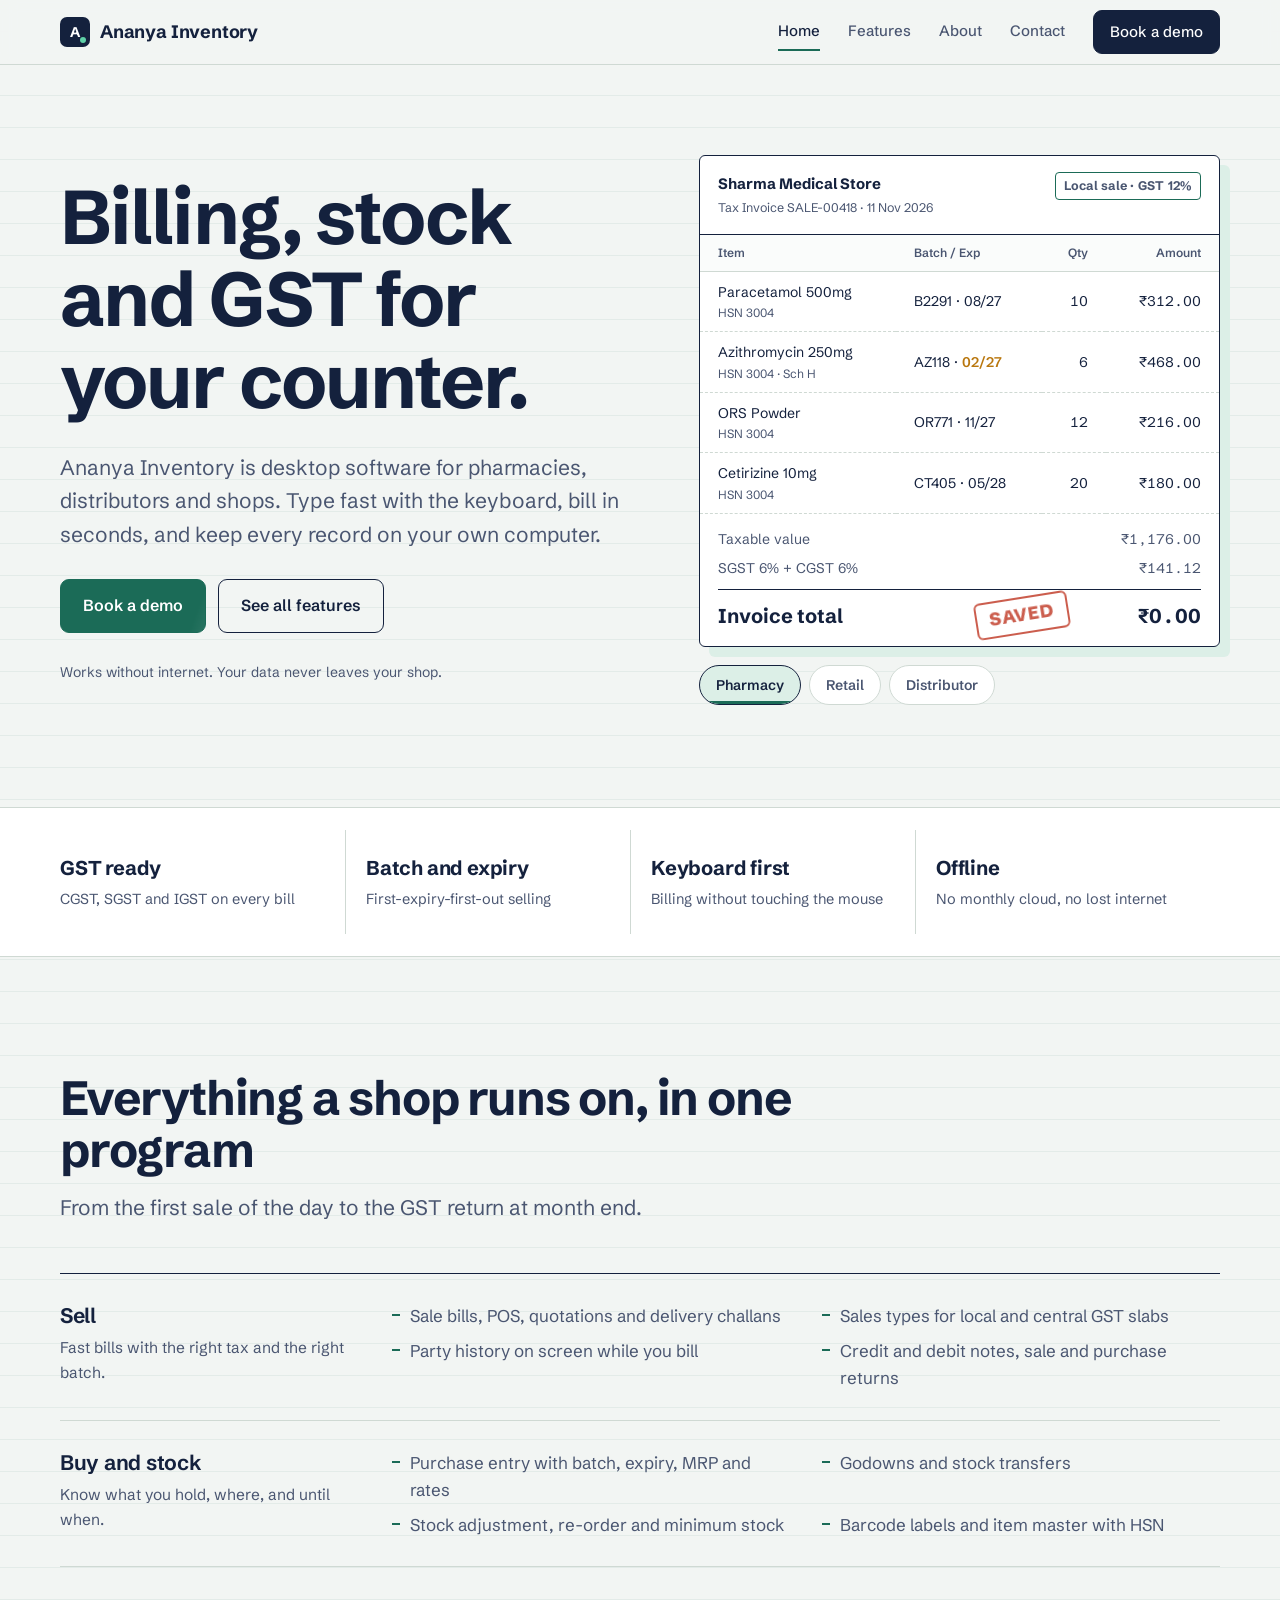
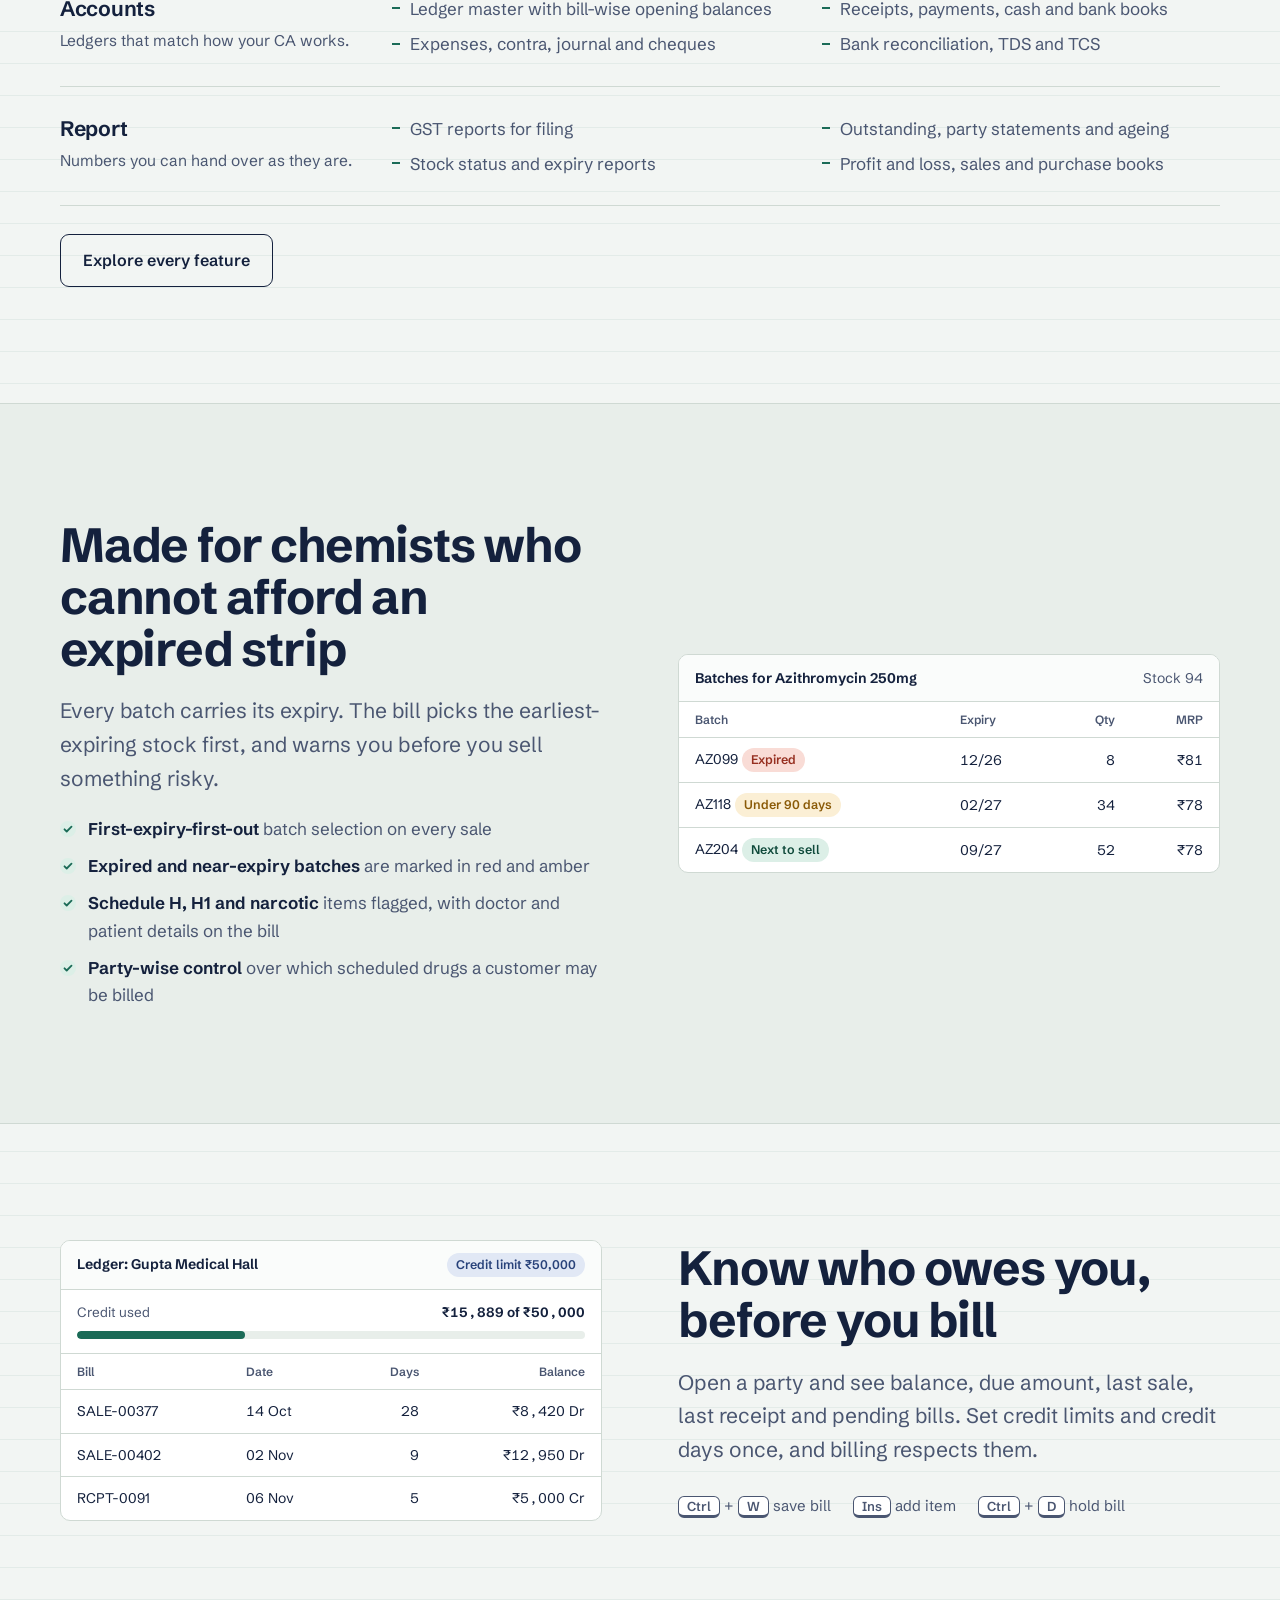
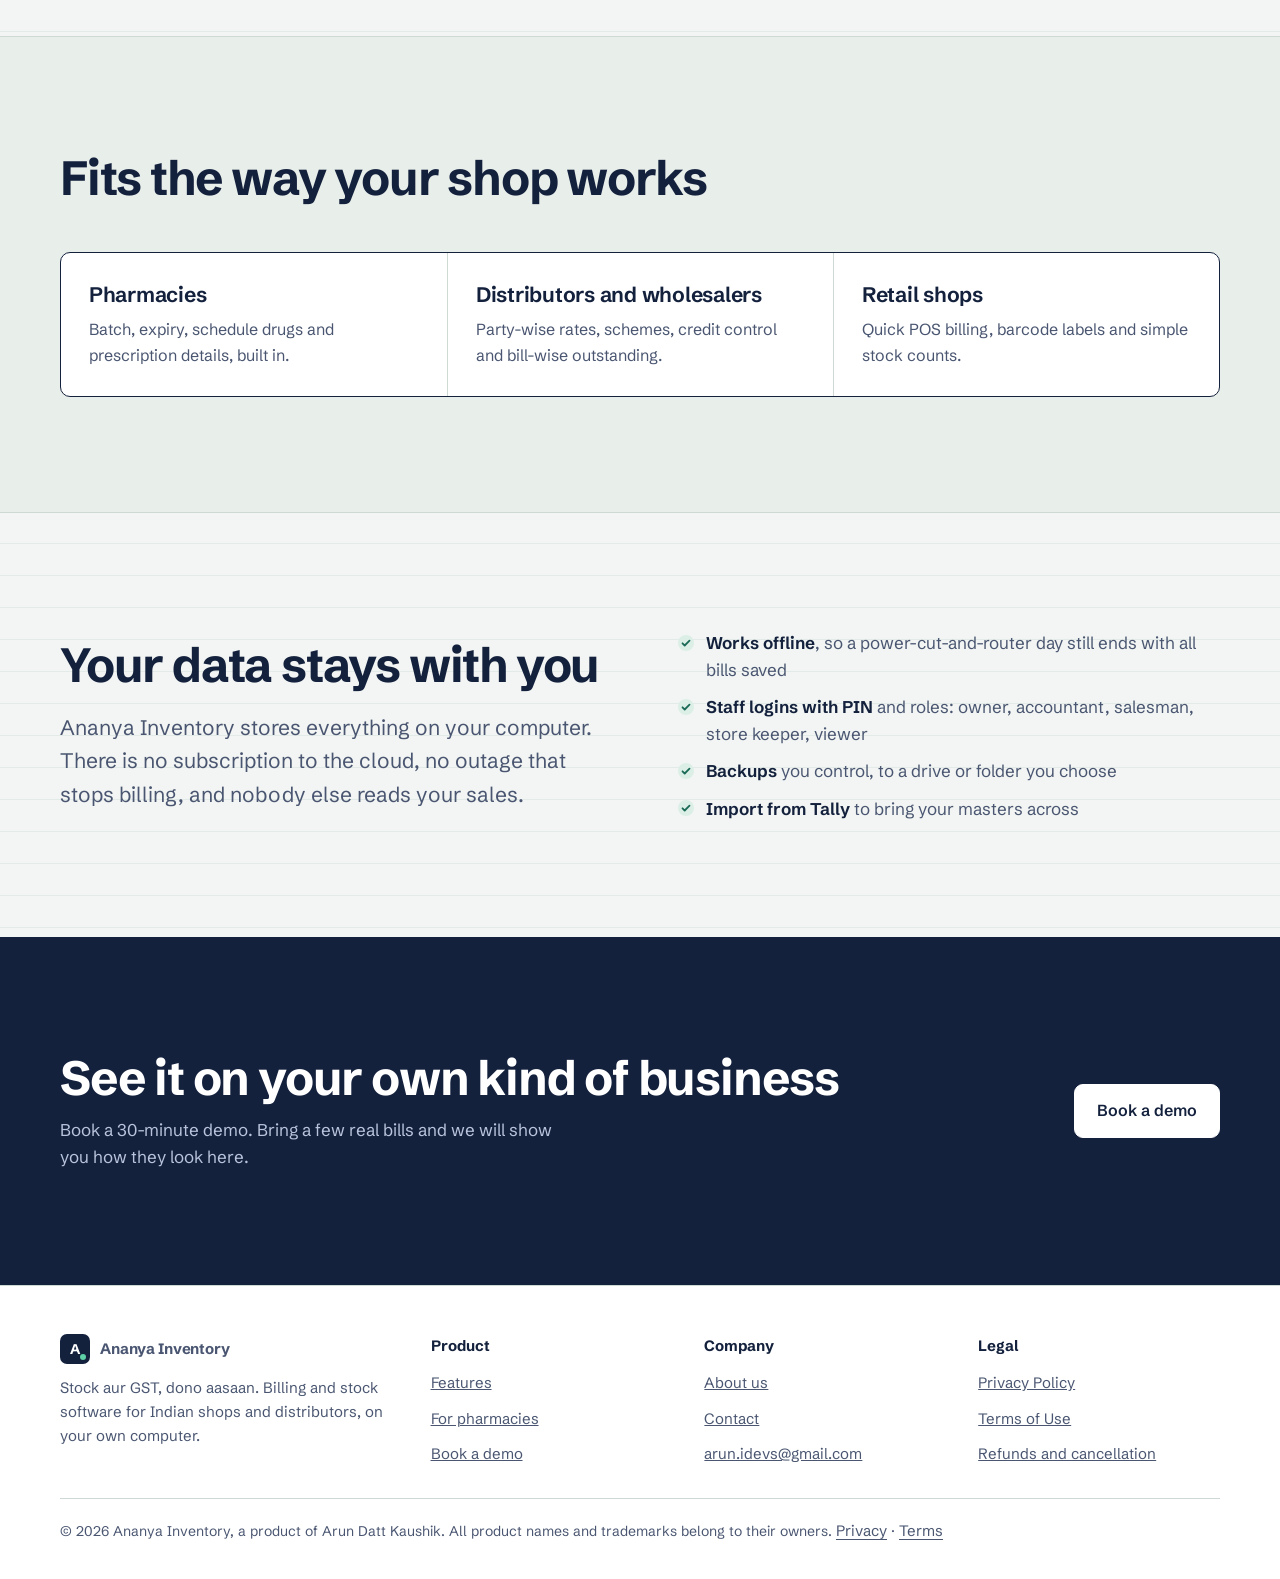
<file: index.html>
<!doctype html>
<html lang="en">
<head>
<meta charset="utf-8">
<meta name="viewport" content="width=device-width, initial-scale=1">
<title>Ananya Inventory: billing, stock and GST software for Indian shops</title>
<meta name="description" content="Desktop software for pharmacies, distributors and shops: GST billing, batch and expiry, ledgers and reports. Works offline, data stays on your computer.">
<meta property="og:title" content="Ananya Inventory: billing, stock and GST software for Indian shops"><meta property="og:description" content="Desktop software for pharmacies, distributors and shops: GST billing, batch and expiry, ledgers and reports. Works offline, data stays on your computer."><meta property="og:type" content="website">
<meta name="theme-color" content="#f2f5f3">
<link rel="icon" href="assets/favicon.svg" type="image/svg+xml">
<link rel="preconnect" href="https://fonts.googleapis.com"><link rel="preconnect" href="https://fonts.gstatic.com" crossorigin>
<link href="https://fonts.googleapis.com/css2?family=Schibsted+Grotesk:wght@400;500;600;700;800&display=swap" rel="stylesheet">
<link rel="stylesheet" href="assets/style.css">
</head>
<body>
<header class="site-head"><div class="wrap">
  <a class="brand" href="index.html"><span class="brand-mark">A</span>Ananya Inventory</a>
  <button class="menu-btn" aria-expanded="false" aria-controls="nav">Menu</button>
  <nav class="nav" id="nav" aria-label="Main"><a href="index.html" aria-current="page">Home</a><a href="features.html">Features</a><a href="about.html">About</a><a href="contact.html">Contact</a><a class="btn sm" href="contact.html" data-demo style="color:#fff;border-bottom:1.5px solid var(--ink)">Book a demo</a></nav>
</div></header>
<main>
<section class="hero"><div class="wrap">
  <div class="hero-copy">
    <h1>Billing, stock and GST for your counter.</h1>
    <p class="lead">Ananya Inventory is desktop software for pharmacies, distributors and shops. Type fast with the keyboard, bill in seconds, and keep every record on your own computer.</p>
    <div class="hero-cta"><a class="btn green" href="contact.html" data-demo>Book a demo</a><a class="btn ghost" href="features.html">See all features</a></div>
    <p class="hero-note">Works without internet. Your data never leaves your shop.</p>
  </div>
  <div class="bill-wrap"><div class="bill" aria-label="Sample GST tax invoice">
  <div class="bill-top"><div><strong>Sharma Medical Store</strong><span>Tax Invoice SALE-00418 &middot; 11 Nov 2026</span></div><span class="bill-tag">Local sale &middot; GST 12%</span></div>
  <table><thead><tr><th>Item</th><th>Batch / Exp</th><th class="r">Qty</th><th class="r">Amount</th></tr></thead><tbody>
    <tr style="--i:0"><td>Paracetamol 500mg<span class="sub">HSN 3004</span></td><td>B2291 &middot; 08/27</td><td class="r num">10</td><td class="r num">&#8377;312.00</td></tr>
    <tr style="--i:1"><td>Azithromycin 250mg<span class="sub">HSN 3004 &middot; Sch H</span></td><td>AZ118 &middot; <span class="exp-soon">02/27</span></td><td class="r num">6</td><td class="r num">&#8377;468.00</td></tr>
    <tr style="--i:2"><td>ORS Powder<span class="sub">HSN 3004</span></td><td>OR771 &middot; 11/27</td><td class="r num">12</td><td class="r num">&#8377;216.00</td></tr>
    <tr style="--i:3"><td>Cetirizine 10mg<span class="sub">HSN 3004</span></td><td>CT405 &middot; 05/28</td><td class="r num">20</td><td class="r num">&#8377;180.00</td></tr>
  </tbody></table>
  <div class="bill-foot">
    <div style="--j:0"><span>Taxable value</span><span class="num">&#8377;1,176.00</span></div>
    <div style="--j:1"><span>SGST 6% + CGST 6%</span><span class="num">&#8377;141.12</span></div>
    <div class="total" style="--j:2"><span>Invoice total</span><span class="num">&#8377;1,317.00</span></div>
  </div>
  <div class="stamp" aria-hidden="true">SAVED</div>
</div>
    <div class="bill-tabs" role="group" aria-label="Sample bills">
      <button type="button" class="on" aria-selected="true">Pharmacy</button><button type="button" aria-selected="false">Retail</button><button type="button" aria-selected="false">Distributor</button>
    </div>
  </div>
</div></section>

<section class="proof"><div class="wrap">
  <div><b>GST ready</b><span>CGST, SGST and IGST on every bill</span></div>
  <div><b>Batch and expiry</b><span>First-expiry-first-out selling</span></div>
  <div><b>Keyboard first</b><span>Billing without touching the mouse</span></div>
  <div><b>Offline</b><span>No monthly cloud, no lost internet</span></div>
</div></section>

<section class="sec"><div class="wrap">
  <div class="sec-head"><h2>Everything a shop runs on, in one program</h2><p class="lead">From the first sale of the day to the GST return at month end.</p></div>
  <div class="rows">
    <div class="row"><div class="intro"><h3>Sell</h3><p>Fast bills with the right tax and the right batch.</p></div>
      <ul><li>Sale bills, POS, quotations and delivery challans</li><li>Sales types for local and central GST slabs</li><li>Party history on screen while you bill</li><li>Credit and debit notes, sale and purchase returns</li></ul></div>
    <div class="row"><div class="intro"><h3>Buy and stock</h3><p>Know what you hold, where, and until when.</p></div>
      <ul><li>Purchase entry with batch, expiry, MRP and rates</li><li>Godowns and stock transfers</li><li>Stock adjustment, re-order and minimum stock</li><li>Barcode labels and item master with HSN</li></ul></div>
    <div class="row"><div class="intro"><h3>Accounts</h3><p>Ledgers that match how your CA works.</p></div>
      <ul><li>Ledger master with bill-wise opening balances</li><li>Receipts, payments, cash and bank books</li><li>Expenses, contra, journal and cheques</li><li>Bank reconciliation, TDS and TCS</li></ul></div>
    <div class="row"><div class="intro"><h3>Report</h3><p>Numbers you can hand over as they are.</p></div>
      <ul><li>GST reports for filing</li><li>Outstanding, party statements and ageing</li><li>Stock status and expiry reports</li><li>Profit and loss, sales and purchase books</li></ul></div>
  </div>
  <p style="margin-top:28px"><a class="btn ghost" href="features.html">Explore every feature</a></p>
</div></section>

<section class="sec tint" id="pharma"><div class="wrap split">
  <div class="copy">
    <h2>Made for chemists who cannot afford an expired strip</h2>
    <p class="lead">Every batch carries its expiry. The bill picks the earliest-expiring stock first, and warns you before you sell something risky.</p>
    <ul class="checks">
      <li><b>First-expiry-first-out</b> batch selection on every sale</li>
      <li><b>Expired and near-expiry batches</b> are marked in red and amber</li>
      <li><b>Schedule H, H1 and narcotic</b> items flagged, with doctor and patient details on the bill</li>
      <li><b>Party-wise control</b> over which scheduled drugs a customer may be billed</li>
    </ul>
  </div>
  <div class="panel" aria-label="Batch picker example">
    <div class="panel-head"><span>Batches for Azithromycin 250mg</span><span class="num" style="font-weight:400;color:var(--ink-2)">Stock 94</span></div>
    <table><thead><tr><th>Batch</th><th>Expiry</th><th class="r">Qty</th><th class="r">MRP</th></tr></thead><tbody>
      <tr><td>AZ099 <span class="pill bad">Expired</span></td><td class="num">12/26</td><td class="r num">8</td><td class="r num">&#8377;81</td></tr>
      <tr><td>AZ118 <span class="pill warn">Under 90 days</span></td><td class="num">02/27</td><td class="r num">34</td><td class="r num">&#8377;78</td></tr>
      <tr><td>AZ204 <span class="pill ok">Next to sell</span></td><td class="num">09/27</td><td class="r num">52</td><td class="r num">&#8377;78</td></tr>
    </tbody></table>
  </div>
</div></section>

<section class="sec"><div class="wrap split">
  <div class="panel" aria-label="Ledger example">
    <div class="panel-head"><span>Ledger: Gupta Medical Hall</span><span class="pill info">Credit limit &#8377;50,000</span></div>
    <div class="credit"><div class="credit-row"><span>Credit used</span><b class="num"><span class="credit-used">&#8377;16,370</span> of &#8377;50,000</b></div><div class="credit-bar"><i></i></div></div>
    <table><thead><tr><th>Bill</th><th>Date</th><th class="r">Days</th><th class="r">Balance</th></tr></thead><tbody>
      <tr><td>SALE-00377</td><td class="num">14 Oct</td><td class="r num">28</td><td class="r num">&#8377;8,420 Dr</td></tr>
      <tr><td>SALE-00402</td><td class="num">02 Nov</td><td class="r num">9</td><td class="r num">&#8377;12,950 Dr</td></tr>
      <tr><td>RCPT-0091</td><td class="num">06 Nov</td><td class="r num">5</td><td class="r num">&#8377;5,000 Cr</td></tr>
    </tbody></table>
  </div>
  <div class="copy">
    <h2>Know who owes you, before you bill</h2>
    <p class="lead">Open a party and see balance, due amount, last sale, last receipt and pending bills. Set credit limits and credit days once, and billing respects them.</p>
    <div class="kbd-line"><span><kbd>Ctrl</kbd> + <kbd>W</kbd> save bill</span><span><kbd>Ins</kbd> add item</span><span><kbd>Ctrl</kbd> + <kbd>D</kbd> hold bill</span></div>
  </div>
</div></section>

<section class="sec tint"><div class="wrap">
  <div class="sec-head"><h2>Fits the way your shop works</h2></div>
  <div class="segs">
    <div class="seg"><h3>Pharmacies</h3><p>Batch, expiry, schedule drugs and prescription details, built in.</p></div>
    <div class="seg"><h3>Distributors and wholesalers</h3><p>Party-wise rates, schemes, credit control and bill-wise outstanding.</p></div>
    <div class="seg"><h3>Retail shops</h3><p>Quick POS billing, barcode labels and simple stock counts.</p></div>
  </div>
</div></section>

<section class="sec"><div class="wrap split">
  <div class="copy">
    <h2>Your data stays with you</h2>
    <p class="lead">Ananya Inventory stores everything on your computer. There is no subscription to the cloud, no outage that stops billing, and nobody else reads your sales.</p>
  </div>
  <ul class="checks">
    <li><b>Works offline</b>, so a power-cut-and-router day still ends with all bills saved</li>
    <li><b>Staff logins with PIN</b> and roles: owner, accountant, salesman, store keeper, viewer</li>
    <li><b>Backups</b> you control, to a drive or folder you choose</li>
    <li><b>Import from Tally</b> to bring your masters across</li>
  </ul>
</div></section>

<section class="sec cta"><div class="wrap">
  <div><h2>See it on your own kind of business</h2><p>Book a 30-minute demo. Bring a few real bills and we will show you how they look here.</p></div>
  <a class="btn" href="contact.html" data-demo>Book a demo</a>
</div></section>
</main>
<footer class="site-foot"><div class="wrap">
  <div><a class="brand" href="index.html"><span class="brand-mark">A</span>Ananya Inventory</a><p style="margin-top:12px;max-width:38ch">Stock aur GST, dono aasaan. Billing and stock software for Indian shops and distributors, on your own computer.</p></div>
  <div><h4>Product</h4><ul><li><a href="features.html">Features</a></li><li><a href="features.html#pharma">For pharmacies</a></li><li><a href="contact.html">Book a demo</a></li></ul></div>
  <div><h4>Company</h4><ul><li><a href="about.html">About us</a></li><li><a href="contact.html">Contact</a></li><li><a href="mailto:arun.idevs@gmail.com">arun.idevs@gmail.com</a></li></ul></div>
  <div><h4>Legal</h4><ul><li><a href="privacy.html">Privacy Policy</a></li><li><a href="terms.html">Terms of Use</a></li><li><a href="terms.html#refunds">Refunds and cancellation</a></li></ul></div>
  <div class="legal">&copy; 2026 Ananya Inventory, a product of Arun Datt Kaushik. All product names and trademarks belong to their owners. <a href="privacy.html">Privacy</a> &middot; <a href="terms.html">Terms</a></div>
</div></footer>
<div class="m-cta"><a class="btn green" href="contact.html" data-demo>Book a demo</a></div>
<dialog id="demo-dialog" aria-labelledby="dlg-title">
  <div class="dlg-top"><div><h2 id="dlg-title">Book a demo</h2><p>Tell us about your shop. We will show you the software on your kind of business.</p></div><button class="close" aria-label="Close" type="button">&times;</button></div>
  <div class="dlg-body"><form data-lead novalidate id="demo">
  <div class="form-grid">
    <div class="field" data-name="your name"><label for="demo-name">Your name</label><input id="demo-name" name="name" autocomplete="name" required><span class="msg"></span></div>
    <div class="field" data-name="your shop or company name"><label for="demo-biz">Shop or company</label><input id="demo-biz" name="business" autocomplete="organization" required><span class="msg"></span></div>
    <div class="field" data-name="a mobile number"><label for="demo-phone">Mobile number</label><input id="demo-phone" name="phone" type="tel" inputmode="tel" autocomplete="tel" required><span class="msg"></span></div>
    <div class="field" data-name="your email"><label for="demo-email">Email</label><input id="demo-email" name="email" type="email" autocomplete="email" required><span class="msg"></span></div>
    <div class="field" data-name="your city"><label for="demo-city">City</label><input id="demo-city" name="city" autocomplete="address-level2"><span class="msg"></span></div>
    <div class="field" data-name="business type"><label for="demo-type">Type of business</label><select id="demo-type" name="business_type"><option>Pharmacy / medical store</option><option>Distributor / stockist</option><option>Wholesale</option><option>Retail shop</option><option>Manufacturer</option><option>Other</option></select><span class="msg"></span></div>
    <div class="field full" data-name="current software"><label for="demo-cur">What do you use for billing today? <span class="opt">(optional)</span></label><select id="demo-cur" name="current_software"><option>MARG</option><option>Tally</option><option>Busy</option><option>Excel or register</option><option>Another software</option><option>No software yet</option></select><span class="msg"></span></div>
    <div class="field full" data-name="a message"><label for="demo-msg">Anything we should know? <span class="opt">(optional)</span></label><textarea id="demo-msg" name="message" placeholder="Number of bills a day, godowns, special reports you need..."></textarea><span class="msg"></span></div>
    <div class="hp" aria-hidden="true"><label>Website <input name="website" tabindex="-1" autocomplete="off"></label></div>
  </div>
  <div class="form-status" role="status" aria-live="polite"></div>
  <div class="form-actions" style="margin-top:16px"><button class="btn green" type="submit">Book my demo</button><small>We call you back within one working day.</small></div>
</form></div>
</dialog>
<script src="assets/site.js" defer></script>
<script src="assets/motion.js" defer></script>
</body>
</html>
</file>
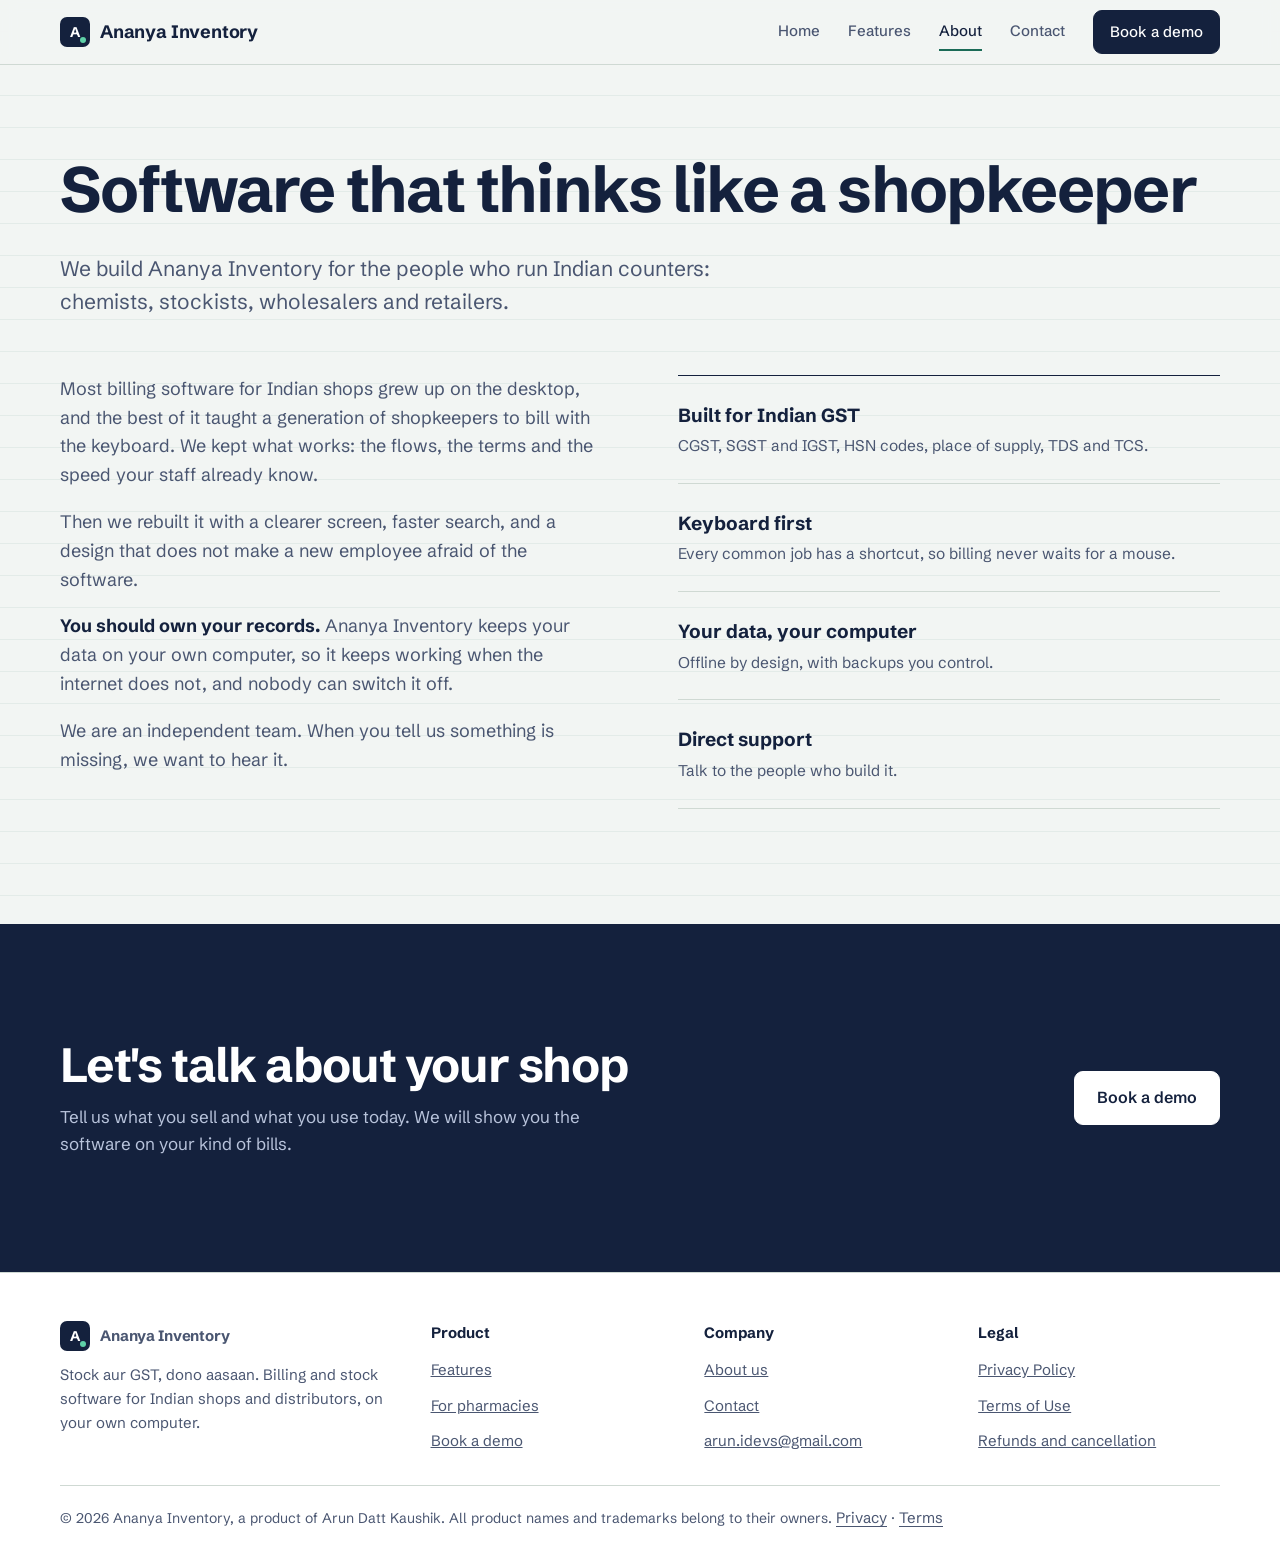
<file: about.html>
<!doctype html>
<html lang="en">
<head>
<meta charset="utf-8">
<meta name="viewport" content="width=device-width, initial-scale=1">
<title>About us | Ananya Inventory</title>
<meta name="description" content="Ananya Inventory is billing, stock and GST software built for Indian chemists, distributors and shops.">
<meta property="og:title" content="About us | Ananya Inventory"><meta property="og:description" content="Ananya Inventory is billing, stock and GST software built for Indian chemists, distributors and shops."><meta property="og:type" content="website">
<meta name="theme-color" content="#f2f5f3">
<link rel="icon" href="assets/favicon.svg" type="image/svg+xml">
<link rel="preconnect" href="https://fonts.googleapis.com"><link rel="preconnect" href="https://fonts.gstatic.com" crossorigin>
<link href="https://fonts.googleapis.com/css2?family=Schibsted+Grotesk:wght@400;500;600;700;800&display=swap" rel="stylesheet">
<link rel="stylesheet" href="assets/style.css">
</head>
<body>
<header class="site-head"><div class="wrap">
  <a class="brand" href="index.html"><span class="brand-mark">A</span>Ananya Inventory</a>
  <button class="menu-btn" aria-expanded="false" aria-controls="nav">Menu</button>
  <nav class="nav" id="nav" aria-label="Main"><a href="index.html">Home</a><a href="features.html">Features</a><a href="about.html" aria-current="page">About</a><a href="contact.html">Contact</a><a class="btn sm" href="contact.html" data-demo style="color:#fff;border-bottom:1.5px solid var(--ink)">Book a demo</a></nav>
</div></header>
<main>
<section class="hero" style="padding-bottom:32px"><div class="wrap" style="grid-template-columns:1fr"><div class="hero-copy">
  <h1 style="font-size:clamp(38px,5.5vw,64px)">Software that thinks like a shopkeeper</h1>
  <p class="lead">We build Ananya Inventory for the people who run Indian counters: chemists, stockists, wholesalers and retailers.</p>
</div></div></section>
<section class="sec" style="padding-top:24px"><div class="wrap split" style="align-items:start">
  <div class="prose">
    <p>Most billing software for Indian shops grew up on the desktop, and the best of it taught a generation of shopkeepers to bill with the keyboard. We kept what works: the flows, the terms and the speed your staff already know.</p>
    <p>Then we rebuilt it with a clearer screen, faster search, and a design that does not make a new employee afraid of the software.</p>
    <p><strong>You should own your records.</strong> Ananya Inventory keeps your data on your own computer, so it keeps working when the internet does not, and nobody can switch it off.</p>
    <p>We are an independent team. When you tell us something is missing, we want to hear it.</p>
  </div>
  <div class="facts" style="grid-template-columns:1fr">
    <div><b>Built for Indian GST</b><p>CGST, SGST and IGST, HSN codes, place of supply, TDS and TCS.</p></div>
    <div><b>Keyboard first</b><p>Every common job has a shortcut, so billing never waits for a mouse.</p></div>
    <div><b>Your data, your computer</b><p>Offline by design, with backups you control.</p></div>
    <div><b>Direct support</b><p>Talk to the people who build it.</p></div>
  </div>
</div></section>
<section class="sec cta"><div class="wrap">
  <div><h2>Let's talk about your shop</h2><p>Tell us what you sell and what you use today. We will show you the software on your kind of bills.</p></div>
  <a class="btn" href="contact.html" data-demo>Book a demo</a>
</div></section>
</main>
<footer class="site-foot"><div class="wrap">
  <div><a class="brand" href="index.html"><span class="brand-mark">A</span>Ananya Inventory</a><p style="margin-top:12px;max-width:38ch">Stock aur GST, dono aasaan. Billing and stock software for Indian shops and distributors, on your own computer.</p></div>
  <div><h4>Product</h4><ul><li><a href="features.html">Features</a></li><li><a href="features.html#pharma">For pharmacies</a></li><li><a href="contact.html">Book a demo</a></li></ul></div>
  <div><h4>Company</h4><ul><li><a href="about.html">About us</a></li><li><a href="contact.html">Contact</a></li><li><a href="mailto:arun.idevs@gmail.com">arun.idevs@gmail.com</a></li></ul></div>
  <div><h4>Legal</h4><ul><li><a href="privacy.html">Privacy Policy</a></li><li><a href="terms.html">Terms of Use</a></li><li><a href="terms.html#refunds">Refunds and cancellation</a></li></ul></div>
  <div class="legal">&copy; 2026 Ananya Inventory, a product of Arun Datt Kaushik. All product names and trademarks belong to their owners. <a href="privacy.html">Privacy</a> &middot; <a href="terms.html">Terms</a></div>
</div></footer>
<div class="m-cta"><a class="btn green" href="contact.html" data-demo>Book a demo</a></div>
<dialog id="demo-dialog" aria-labelledby="dlg-title">
  <div class="dlg-top"><div><h2 id="dlg-title">Book a demo</h2><p>Tell us about your shop. We will show you the software on your kind of business.</p></div><button class="close" aria-label="Close" type="button">&times;</button></div>
  <div class="dlg-body"><form data-lead novalidate id="demo">
  <div class="form-grid">
    <div class="field" data-name="your name"><label for="demo-name">Your name</label><input id="demo-name" name="name" autocomplete="name" required><span class="msg"></span></div>
    <div class="field" data-name="your shop or company name"><label for="demo-biz">Shop or company</label><input id="demo-biz" name="business" autocomplete="organization" required><span class="msg"></span></div>
    <div class="field" data-name="a mobile number"><label for="demo-phone">Mobile number</label><input id="demo-phone" name="phone" type="tel" inputmode="tel" autocomplete="tel" required><span class="msg"></span></div>
    <div class="field" data-name="your email"><label for="demo-email">Email</label><input id="demo-email" name="email" type="email" autocomplete="email" required><span class="msg"></span></div>
    <div class="field" data-name="your city"><label for="demo-city">City</label><input id="demo-city" name="city" autocomplete="address-level2"><span class="msg"></span></div>
    <div class="field" data-name="business type"><label for="demo-type">Type of business</label><select id="demo-type" name="business_type"><option>Pharmacy / medical store</option><option>Distributor / stockist</option><option>Wholesale</option><option>Retail shop</option><option>Manufacturer</option><option>Other</option></select><span class="msg"></span></div>
    <div class="field full" data-name="current software"><label for="demo-cur">What do you use for billing today? <span class="opt">(optional)</span></label><select id="demo-cur" name="current_software"><option>MARG</option><option>Tally</option><option>Busy</option><option>Excel or register</option><option>Another software</option><option>No software yet</option></select><span class="msg"></span></div>
    <div class="field full" data-name="a message"><label for="demo-msg">Anything we should know? <span class="opt">(optional)</span></label><textarea id="demo-msg" name="message" placeholder="Number of bills a day, godowns, special reports you need..."></textarea><span class="msg"></span></div>
    <div class="hp" aria-hidden="true"><label>Website <input name="website" tabindex="-1" autocomplete="off"></label></div>
  </div>
  <div class="form-status" role="status" aria-live="polite"></div>
  <div class="form-actions" style="margin-top:16px"><button class="btn green" type="submit">Book my demo</button><small>We call you back within one working day.</small></div>
</form></div>
</dialog>
<script src="assets/site.js" defer></script>
<script src="assets/motion.js" defer></script>
</body>
</html>
</file>
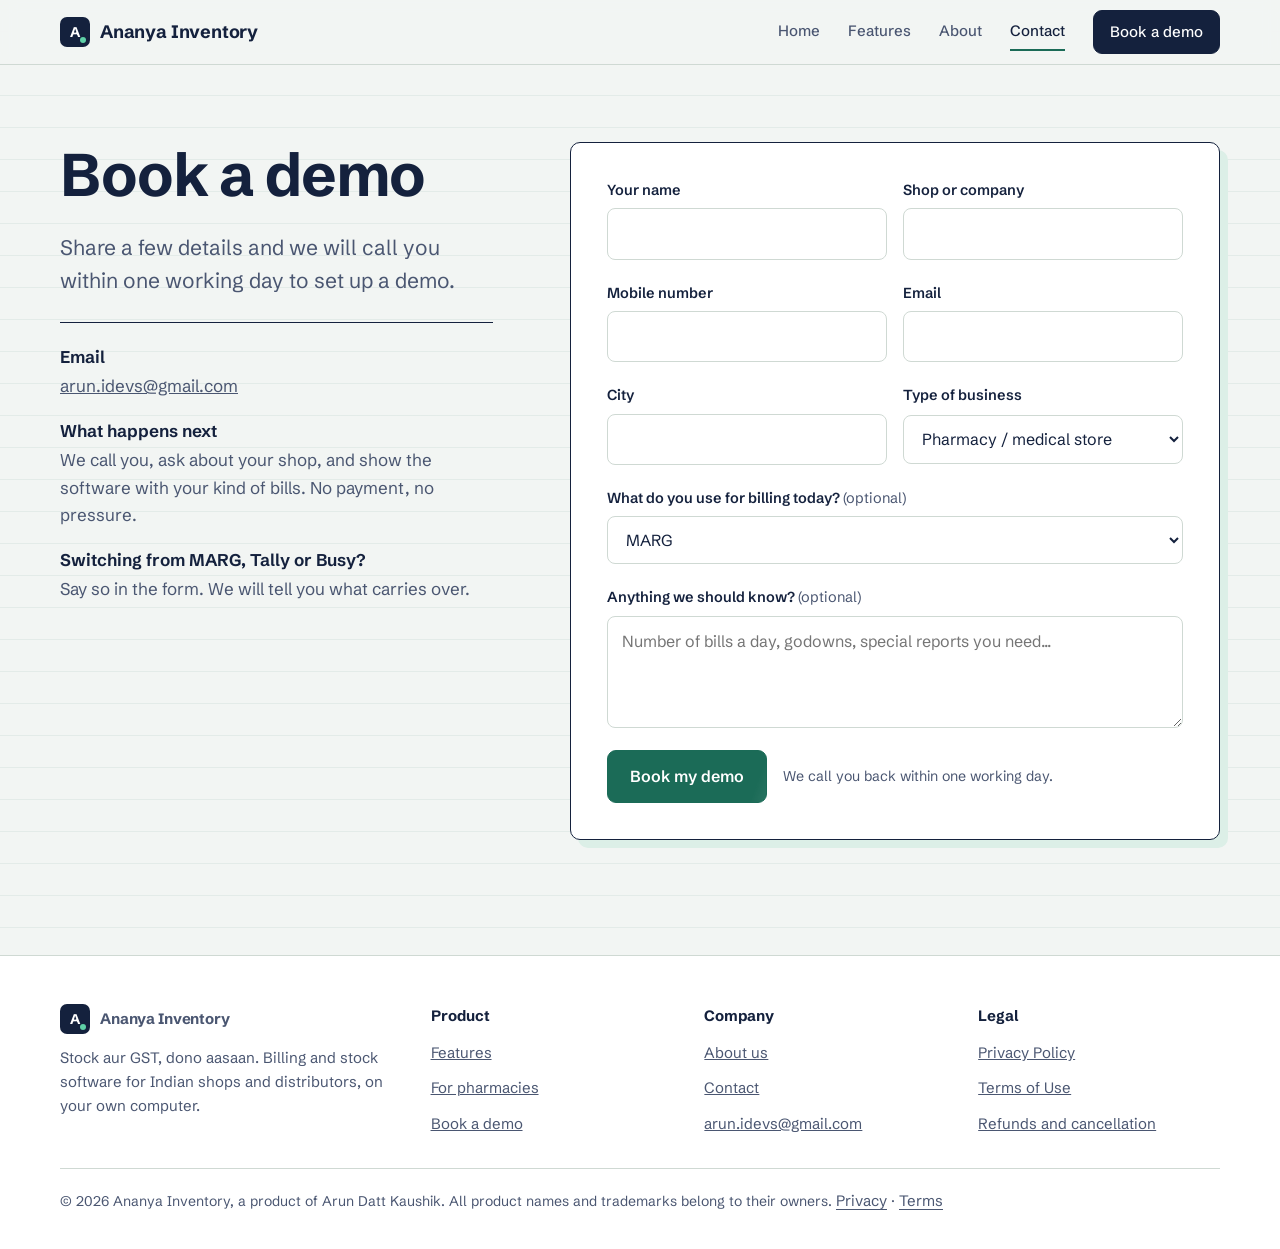
<file: contact.html>
<!doctype html>
<html lang="en">
<head>
<meta charset="utf-8">
<meta name="viewport" content="width=device-width, initial-scale=1">
<title>Contact | Ananya Inventory</title>
<meta name="description" content="Book a demo of Ananya Inventory. Share your shop details and we will call you within one working day.">
<meta property="og:title" content="Contact | Ananya Inventory"><meta property="og:description" content="Book a demo of Ananya Inventory. Share your shop details and we will call you within one working day."><meta property="og:type" content="website">
<meta name="theme-color" content="#f2f5f3">
<link rel="icon" href="assets/favicon.svg" type="image/svg+xml">
<link rel="preconnect" href="https://fonts.googleapis.com"><link rel="preconnect" href="https://fonts.gstatic.com" crossorigin>
<link href="https://fonts.googleapis.com/css2?family=Schibsted+Grotesk:wght@400;500;600;700;800&display=swap" rel="stylesheet">
<link rel="stylesheet" href="assets/style.css">
</head>
<body>
<header class="site-head"><div class="wrap">
  <a class="brand" href="index.html"><span class="brand-mark">A</span>Ananya Inventory</a>
  <button class="menu-btn" aria-expanded="false" aria-controls="nav">Menu</button>
  <nav class="nav" id="nav" aria-label="Main"><a href="index.html">Home</a><a href="features.html">Features</a><a href="about.html">About</a><a href="contact.html" aria-current="page">Contact</a><a class="btn sm" href="contact.html" data-demo style="color:#fff;border-bottom:1.5px solid var(--ink)">Book a demo</a></nav>
</div></header>
<main>
<section class="sec" style="padding-top:clamp(40px,6vw,80px)"><div class="wrap contact-grid">
  <div class="contact-side">
    <h1 style="font-size:clamp(38px,5vw,60px)">Book a demo</h1>
    <p class="lead">Share a few details and we will call you within one working day to set up a demo.</p>
    <dl>
      <div><dt>Email</dt><dd><a href="mailto:arun.idevs@gmail.com">arun.idevs@gmail.com</a></dd></div>
      <div><dt>What happens next</dt><dd>We call you, ask about your shop, and show the software with your kind of bills. No payment, no pressure.</dd></div>
      <div><dt>Switching from MARG, Tally or Busy?</dt><dd>Say so in the form. We will tell you what carries over.</dd></div>
    </dl>
  </div>
  <div class="form-card"><form data-lead novalidate id="contact">
  <div class="form-grid">
    <div class="field" data-name="your name"><label for="contact-name">Your name</label><input id="contact-name" name="name" autocomplete="name" required><span class="msg"></span></div>
    <div class="field" data-name="your shop or company name"><label for="contact-biz">Shop or company</label><input id="contact-biz" name="business" autocomplete="organization" required><span class="msg"></span></div>
    <div class="field" data-name="a mobile number"><label for="contact-phone">Mobile number</label><input id="contact-phone" name="phone" type="tel" inputmode="tel" autocomplete="tel" required><span class="msg"></span></div>
    <div class="field" data-name="your email"><label for="contact-email">Email</label><input id="contact-email" name="email" type="email" autocomplete="email" required><span class="msg"></span></div>
    <div class="field" data-name="your city"><label for="contact-city">City</label><input id="contact-city" name="city" autocomplete="address-level2"><span class="msg"></span></div>
    <div class="field" data-name="business type"><label for="contact-type">Type of business</label><select id="contact-type" name="business_type"><option>Pharmacy / medical store</option><option>Distributor / stockist</option><option>Wholesale</option><option>Retail shop</option><option>Manufacturer</option><option>Other</option></select><span class="msg"></span></div>
    <div class="field full" data-name="current software"><label for="contact-cur">What do you use for billing today? <span class="opt">(optional)</span></label><select id="contact-cur" name="current_software"><option>MARG</option><option>Tally</option><option>Busy</option><option>Excel or register</option><option>Another software</option><option>No software yet</option></select><span class="msg"></span></div>
    <div class="field full" data-name="a message"><label for="contact-msg">Anything we should know? <span class="opt">(optional)</span></label><textarea id="contact-msg" name="message" placeholder="Number of bills a day, godowns, special reports you need..."></textarea><span class="msg"></span></div>
    <div class="hp" aria-hidden="true"><label>Website <input name="website" tabindex="-1" autocomplete="off"></label></div>
  </div>
  <div class="form-status" role="status" aria-live="polite"></div>
  <div class="form-actions" style="margin-top:16px"><button class="btn green" type="submit">Book my demo</button><small>We call you back within one working day.</small></div>
</form></div>
</div></section>
</main>
<footer class="site-foot"><div class="wrap">
  <div><a class="brand" href="index.html"><span class="brand-mark">A</span>Ananya Inventory</a><p style="margin-top:12px;max-width:38ch">Stock aur GST, dono aasaan. Billing and stock software for Indian shops and distributors, on your own computer.</p></div>
  <div><h4>Product</h4><ul><li><a href="features.html">Features</a></li><li><a href="features.html#pharma">For pharmacies</a></li><li><a href="contact.html">Book a demo</a></li></ul></div>
  <div><h4>Company</h4><ul><li><a href="about.html">About us</a></li><li><a href="contact.html">Contact</a></li><li><a href="mailto:arun.idevs@gmail.com">arun.idevs@gmail.com</a></li></ul></div>
  <div><h4>Legal</h4><ul><li><a href="privacy.html">Privacy Policy</a></li><li><a href="terms.html">Terms of Use</a></li><li><a href="terms.html#refunds">Refunds and cancellation</a></li></ul></div>
  <div class="legal">&copy; 2026 Ananya Inventory, a product of Arun Datt Kaushik. All product names and trademarks belong to their owners. <a href="privacy.html">Privacy</a> &middot; <a href="terms.html">Terms</a></div>
</div></footer>
<div class="m-cta"><a class="btn green" href="contact.html" data-demo>Book a demo</a></div>
<dialog id="demo-dialog" aria-labelledby="dlg-title">
  <div class="dlg-top"><div><h2 id="dlg-title">Book a demo</h2><p>Tell us about your shop. We will show you the software on your kind of business.</p></div><button class="close" aria-label="Close" type="button">&times;</button></div>
  <div class="dlg-body"><form data-lead novalidate id="demo">
  <div class="form-grid">
    <div class="field" data-name="your name"><label for="demo-name">Your name</label><input id="demo-name" name="name" autocomplete="name" required><span class="msg"></span></div>
    <div class="field" data-name="your shop or company name"><label for="demo-biz">Shop or company</label><input id="demo-biz" name="business" autocomplete="organization" required><span class="msg"></span></div>
    <div class="field" data-name="a mobile number"><label for="demo-phone">Mobile number</label><input id="demo-phone" name="phone" type="tel" inputmode="tel" autocomplete="tel" required><span class="msg"></span></div>
    <div class="field" data-name="your email"><label for="demo-email">Email</label><input id="demo-email" name="email" type="email" autocomplete="email" required><span class="msg"></span></div>
    <div class="field" data-name="your city"><label for="demo-city">City</label><input id="demo-city" name="city" autocomplete="address-level2"><span class="msg"></span></div>
    <div class="field" data-name="business type"><label for="demo-type">Type of business</label><select id="demo-type" name="business_type"><option>Pharmacy / medical store</option><option>Distributor / stockist</option><option>Wholesale</option><option>Retail shop</option><option>Manufacturer</option><option>Other</option></select><span class="msg"></span></div>
    <div class="field full" data-name="current software"><label for="demo-cur">What do you use for billing today? <span class="opt">(optional)</span></label><select id="demo-cur" name="current_software"><option>MARG</option><option>Tally</option><option>Busy</option><option>Excel or register</option><option>Another software</option><option>No software yet</option></select><span class="msg"></span></div>
    <div class="field full" data-name="a message"><label for="demo-msg">Anything we should know? <span class="opt">(optional)</span></label><textarea id="demo-msg" name="message" placeholder="Number of bills a day, godowns, special reports you need..."></textarea><span class="msg"></span></div>
    <div class="hp" aria-hidden="true"><label>Website <input name="website" tabindex="-1" autocomplete="off"></label></div>
  </div>
  <div class="form-status" role="status" aria-live="polite"></div>
  <div class="form-actions" style="margin-top:16px"><button class="btn green" type="submit">Book my demo</button><small>We call you back within one working day.</small></div>
</form></div>
</dialog>
<script src="assets/site.js" defer></script>
<script src="assets/motion.js" defer></script>
</body>
</html>
</file>
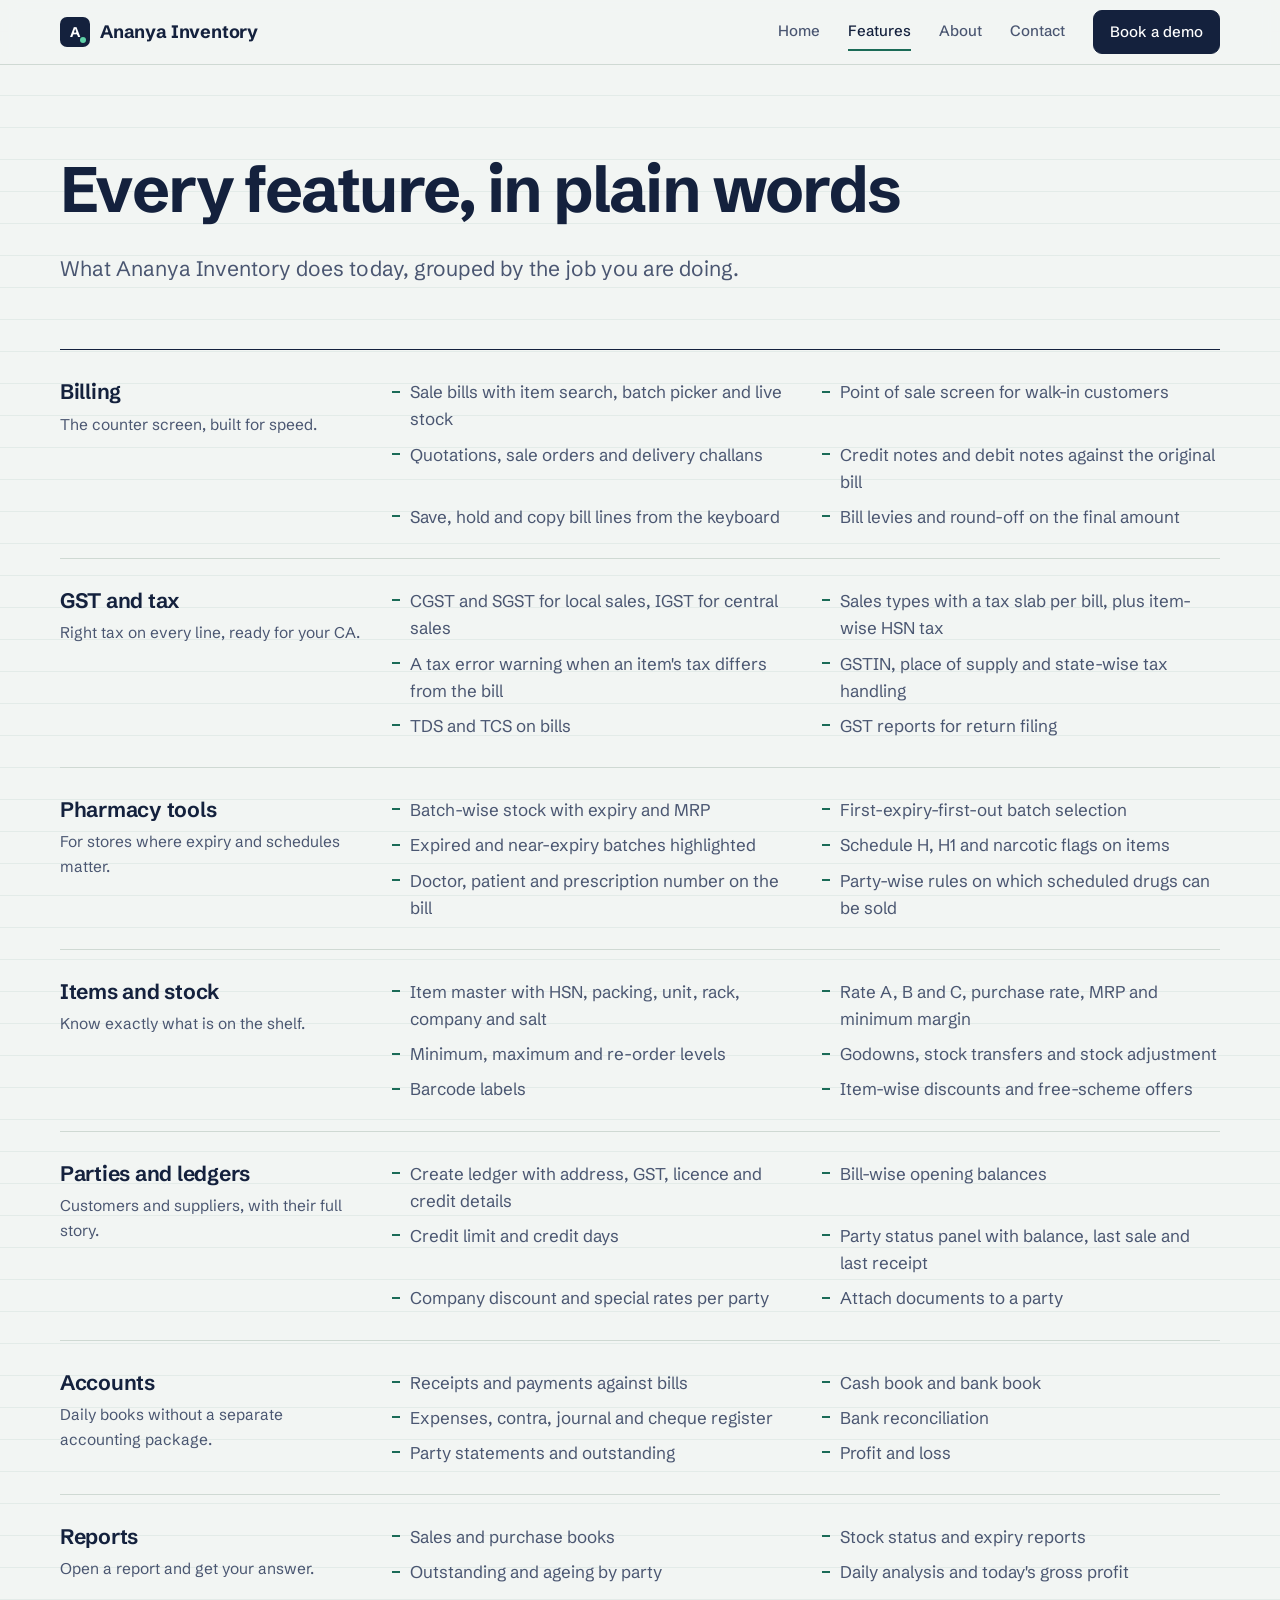
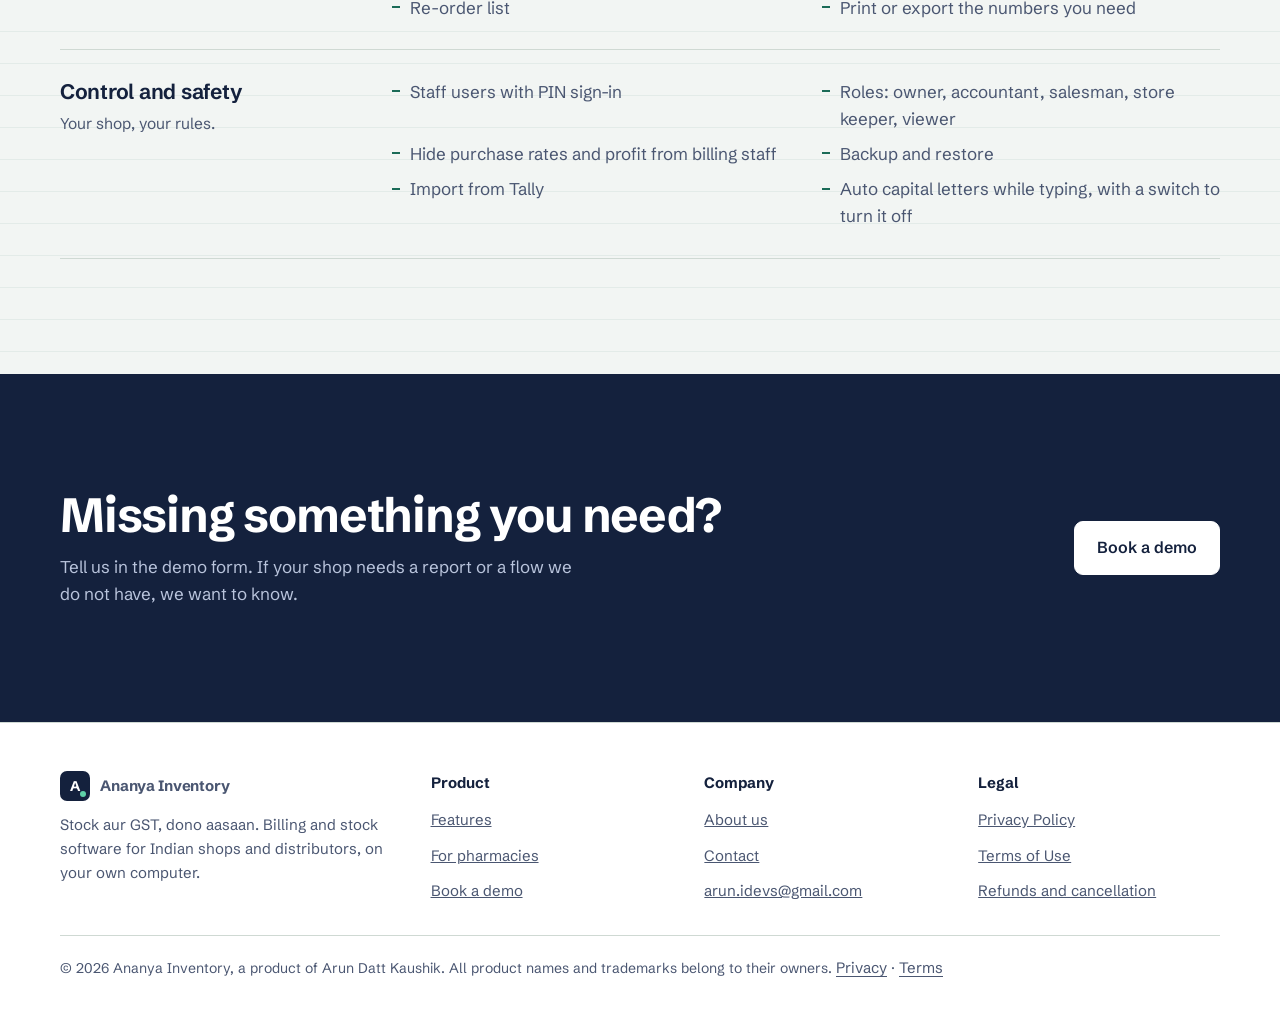
<file: features.html>
<!doctype html>
<html lang="en">
<head>
<meta charset="utf-8">
<meta name="viewport" content="width=device-width, initial-scale=1">
<title>Features | Ananya Inventory</title>
<meta name="description" content="Billing, GST, batch and expiry, godowns, ledgers, reports and staff roles. See everything Ananya Inventory does.">
<meta property="og:title" content="Features | Ananya Inventory"><meta property="og:description" content="Billing, GST, batch and expiry, godowns, ledgers, reports and staff roles. See everything Ananya Inventory does."><meta property="og:type" content="website">
<meta name="theme-color" content="#f2f5f3">
<link rel="icon" href="assets/favicon.svg" type="image/svg+xml">
<link rel="preconnect" href="https://fonts.googleapis.com"><link rel="preconnect" href="https://fonts.gstatic.com" crossorigin>
<link href="https://fonts.googleapis.com/css2?family=Schibsted+Grotesk:wght@400;500;600;700;800&display=swap" rel="stylesheet">
<link rel="stylesheet" href="assets/style.css">
</head>
<body>
<header class="site-head"><div class="wrap">
  <a class="brand" href="index.html"><span class="brand-mark">A</span>Ananya Inventory</a>
  <button class="menu-btn" aria-expanded="false" aria-controls="nav">Menu</button>
  <nav class="nav" id="nav" aria-label="Main"><a href="index.html">Home</a><a href="features.html" aria-current="page">Features</a><a href="about.html">About</a><a href="contact.html">Contact</a><a class="btn sm" href="contact.html" data-demo style="color:#fff;border-bottom:1.5px solid var(--ink)">Book a demo</a></nav>
</div></header>
<main>
<section class="hero" style="padding-bottom:40px"><div class="wrap" style="grid-template-columns:1fr"><div class="hero-copy">
  <h1 style="font-size:clamp(38px,5.5vw,64px)">Every feature, in plain words</h1>
  <p class="lead">What Ananya Inventory does today, grouped by the job you are doing.</p>
</div></div></section>
<section class="sec" style="padding-top:24px"><div class="wrap"><div class="rows">
<div class="row"><div class="intro"><h3>Billing</h3><p>The counter screen, built for speed.</p></div><ul><li>Sale bills with item search, batch picker and live stock</li><li>Point of sale screen for walk-in customers</li><li>Quotations, sale orders and delivery challans</li><li>Credit notes and debit notes against the original bill</li><li>Save, hold and copy bill lines from the keyboard</li><li>Bill levies and round-off on the final amount</li></ul></div>
<div class="row"><div class="intro"><h3>GST and tax</h3><p>Right tax on every line, ready for your CA.</p></div><ul><li>CGST and SGST for local sales, IGST for central sales</li><li>Sales types with a tax slab per bill, plus item-wise HSN tax</li><li>A tax error warning when an item's tax differs from the bill</li><li>GSTIN, place of supply and state-wise tax handling</li><li>TDS and TCS on bills</li><li>GST reports for return filing</li></ul></div>
<div class="row" id="pharma"><div class="intro"><h3>Pharmacy tools</h3><p>For stores where expiry and schedules matter.</p></div><ul><li>Batch-wise stock with expiry and MRP</li><li>First-expiry-first-out batch selection</li><li>Expired and near-expiry batches highlighted</li><li>Schedule H, H1 and narcotic flags on items</li><li>Doctor, patient and prescription number on the bill</li><li>Party-wise rules on which scheduled drugs can be sold</li></ul></div>
<div class="row"><div class="intro"><h3>Items and stock</h3><p>Know exactly what is on the shelf.</p></div><ul><li>Item master with HSN, packing, unit, rack, company and salt</li><li>Rate A, B and C, purchase rate, MRP and minimum margin</li><li>Minimum, maximum and re-order levels</li><li>Godowns, stock transfers and stock adjustment</li><li>Barcode labels</li><li>Item-wise discounts and free-scheme offers</li></ul></div>
<div class="row"><div class="intro"><h3>Parties and ledgers</h3><p>Customers and suppliers, with their full story.</p></div><ul><li>Create ledger with address, GST, licence and credit details</li><li>Bill-wise opening balances</li><li>Credit limit and credit days</li><li>Party status panel with balance, last sale and last receipt</li><li>Company discount and special rates per party</li><li>Attach documents to a party</li></ul></div>
<div class="row"><div class="intro"><h3>Accounts</h3><p>Daily books without a separate accounting package.</p></div><ul><li>Receipts and payments against bills</li><li>Cash book and bank book</li><li>Expenses, contra, journal and cheque register</li><li>Bank reconciliation</li><li>Party statements and outstanding</li><li>Profit and loss</li></ul></div>
<div class="row"><div class="intro"><h3>Reports</h3><p>Open a report and get your answer.</p></div><ul><li>Sales and purchase books</li><li>Stock status and expiry reports</li><li>Outstanding and ageing by party</li><li>Daily analysis and today's gross profit</li><li>Re-order list</li><li>Print or export the numbers you need</li></ul></div>
<div class="row"><div class="intro"><h3>Control and safety</h3><p>Your shop, your rules.</p></div><ul><li>Staff users with PIN sign-in</li><li>Roles: owner, accountant, salesman, store keeper, viewer</li><li>Hide purchase rates and profit from billing staff</li><li>Backup and restore</li><li>Import from Tally</li><li>Auto capital letters while typing, with a switch to turn it off</li></ul></div>
</div></div></section>
<section class="sec cta"><div class="wrap">
  <div><h2>Missing something you need?</h2><p>Tell us in the demo form. If your shop needs a report or a flow we do not have, we want to know.</p></div>
  <a class="btn" href="contact.html" data-demo>Book a demo</a>
</div></section>
</main>
<footer class="site-foot"><div class="wrap">
  <div><a class="brand" href="index.html"><span class="brand-mark">A</span>Ananya Inventory</a><p style="margin-top:12px;max-width:38ch">Stock aur GST, dono aasaan. Billing and stock software for Indian shops and distributors, on your own computer.</p></div>
  <div><h4>Product</h4><ul><li><a href="features.html">Features</a></li><li><a href="features.html#pharma">For pharmacies</a></li><li><a href="contact.html">Book a demo</a></li></ul></div>
  <div><h4>Company</h4><ul><li><a href="about.html">About us</a></li><li><a href="contact.html">Contact</a></li><li><a href="mailto:arun.idevs@gmail.com">arun.idevs@gmail.com</a></li></ul></div>
  <div><h4>Legal</h4><ul><li><a href="privacy.html">Privacy Policy</a></li><li><a href="terms.html">Terms of Use</a></li><li><a href="terms.html#refunds">Refunds and cancellation</a></li></ul></div>
  <div class="legal">&copy; 2026 Ananya Inventory, a product of Arun Datt Kaushik. All product names and trademarks belong to their owners. <a href="privacy.html">Privacy</a> &middot; <a href="terms.html">Terms</a></div>
</div></footer>
<div class="m-cta"><a class="btn green" href="contact.html" data-demo>Book a demo</a></div>
<dialog id="demo-dialog" aria-labelledby="dlg-title">
  <div class="dlg-top"><div><h2 id="dlg-title">Book a demo</h2><p>Tell us about your shop. We will show you the software on your kind of business.</p></div><button class="close" aria-label="Close" type="button">&times;</button></div>
  <div class="dlg-body"><form data-lead novalidate id="demo">
  <div class="form-grid">
    <div class="field" data-name="your name"><label for="demo-name">Your name</label><input id="demo-name" name="name" autocomplete="name" required><span class="msg"></span></div>
    <div class="field" data-name="your shop or company name"><label for="demo-biz">Shop or company</label><input id="demo-biz" name="business" autocomplete="organization" required><span class="msg"></span></div>
    <div class="field" data-name="a mobile number"><label for="demo-phone">Mobile number</label><input id="demo-phone" name="phone" type="tel" inputmode="tel" autocomplete="tel" required><span class="msg"></span></div>
    <div class="field" data-name="your email"><label for="demo-email">Email</label><input id="demo-email" name="email" type="email" autocomplete="email" required><span class="msg"></span></div>
    <div class="field" data-name="your city"><label for="demo-city">City</label><input id="demo-city" name="city" autocomplete="address-level2"><span class="msg"></span></div>
    <div class="field" data-name="business type"><label for="demo-type">Type of business</label><select id="demo-type" name="business_type"><option>Pharmacy / medical store</option><option>Distributor / stockist</option><option>Wholesale</option><option>Retail shop</option><option>Manufacturer</option><option>Other</option></select><span class="msg"></span></div>
    <div class="field full" data-name="current software"><label for="demo-cur">What do you use for billing today? <span class="opt">(optional)</span></label><select id="demo-cur" name="current_software"><option>MARG</option><option>Tally</option><option>Busy</option><option>Excel or register</option><option>Another software</option><option>No software yet</option></select><span class="msg"></span></div>
    <div class="field full" data-name="a message"><label for="demo-msg">Anything we should know? <span class="opt">(optional)</span></label><textarea id="demo-msg" name="message" placeholder="Number of bills a day, godowns, special reports you need..."></textarea><span class="msg"></span></div>
    <div class="hp" aria-hidden="true"><label>Website <input name="website" tabindex="-1" autocomplete="off"></label></div>
  </div>
  <div class="form-status" role="status" aria-live="polite"></div>
  <div class="form-actions" style="margin-top:16px"><button class="btn green" type="submit">Book my demo</button><small>We call you back within one working day.</small></div>
</form></div>
</dialog>
<script src="assets/site.js" defer></script>
<script src="assets/motion.js" defer></script>
</body>
</html>
</file>
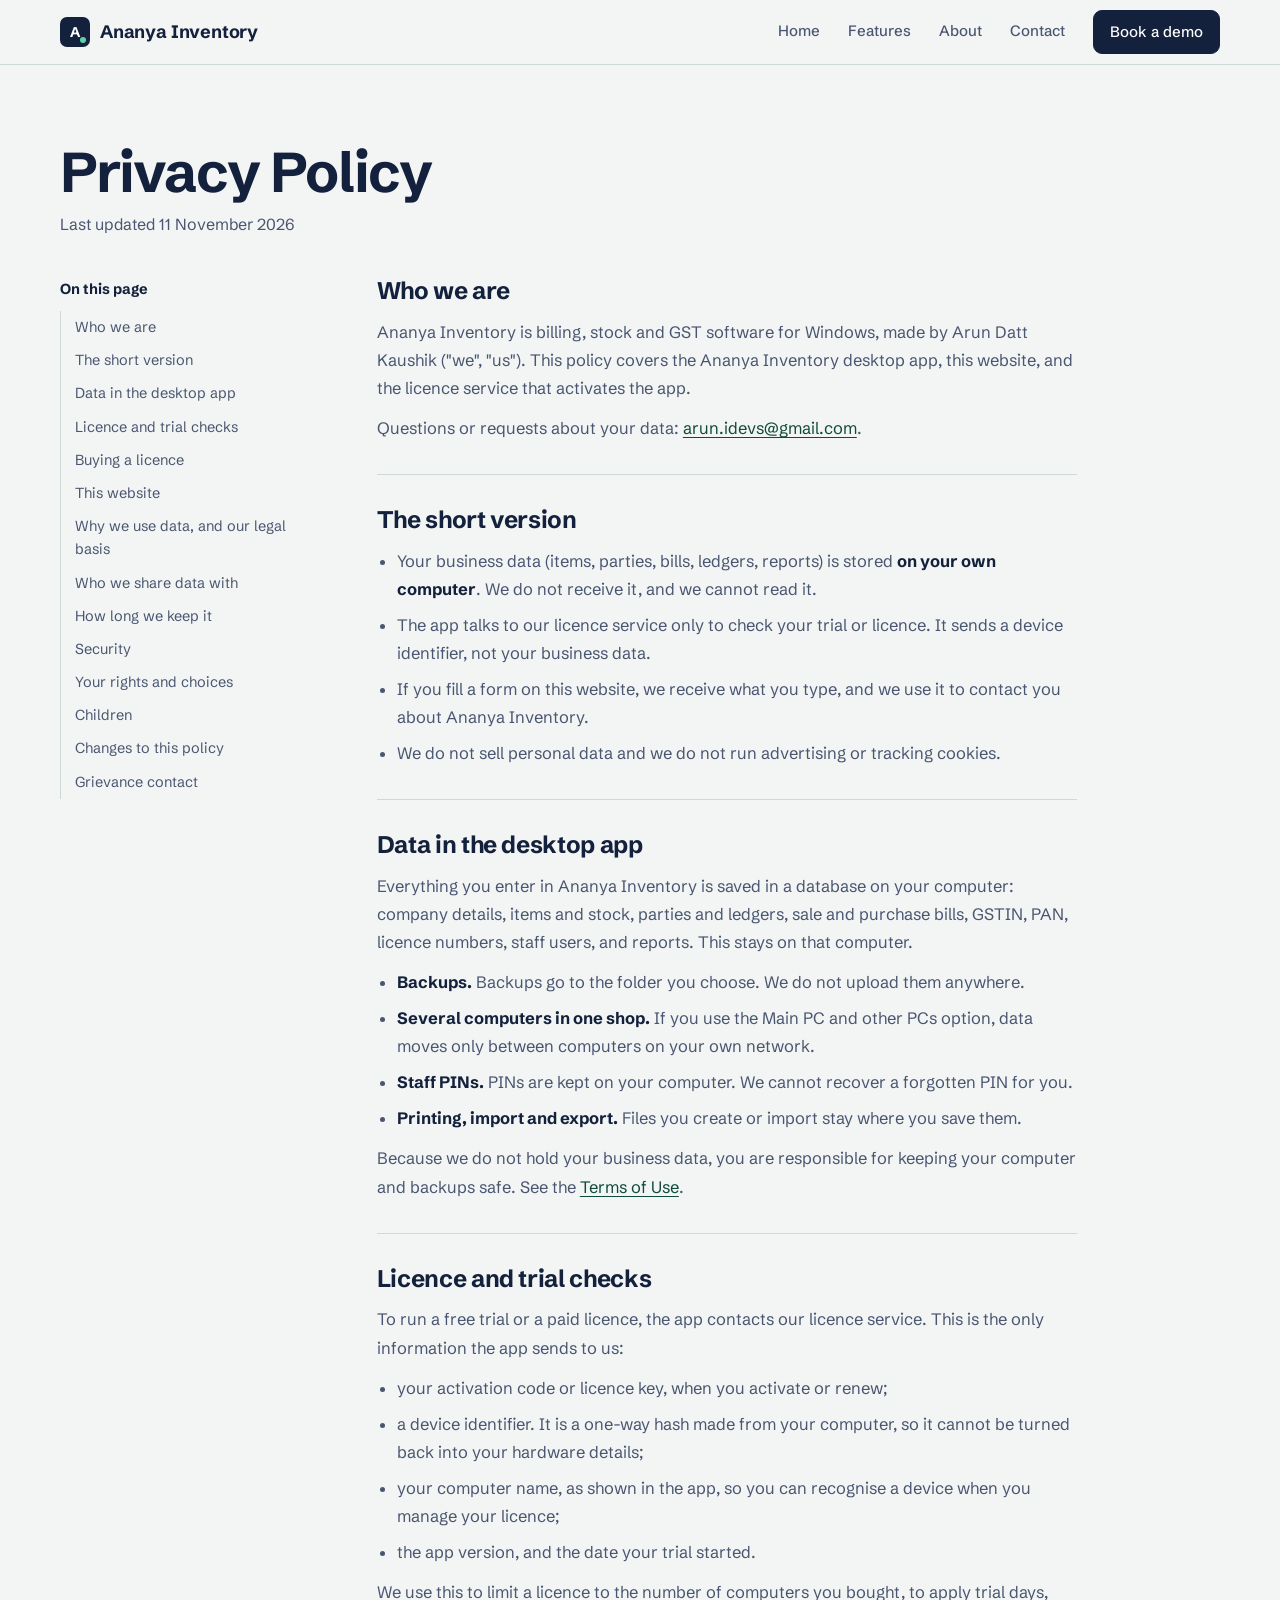
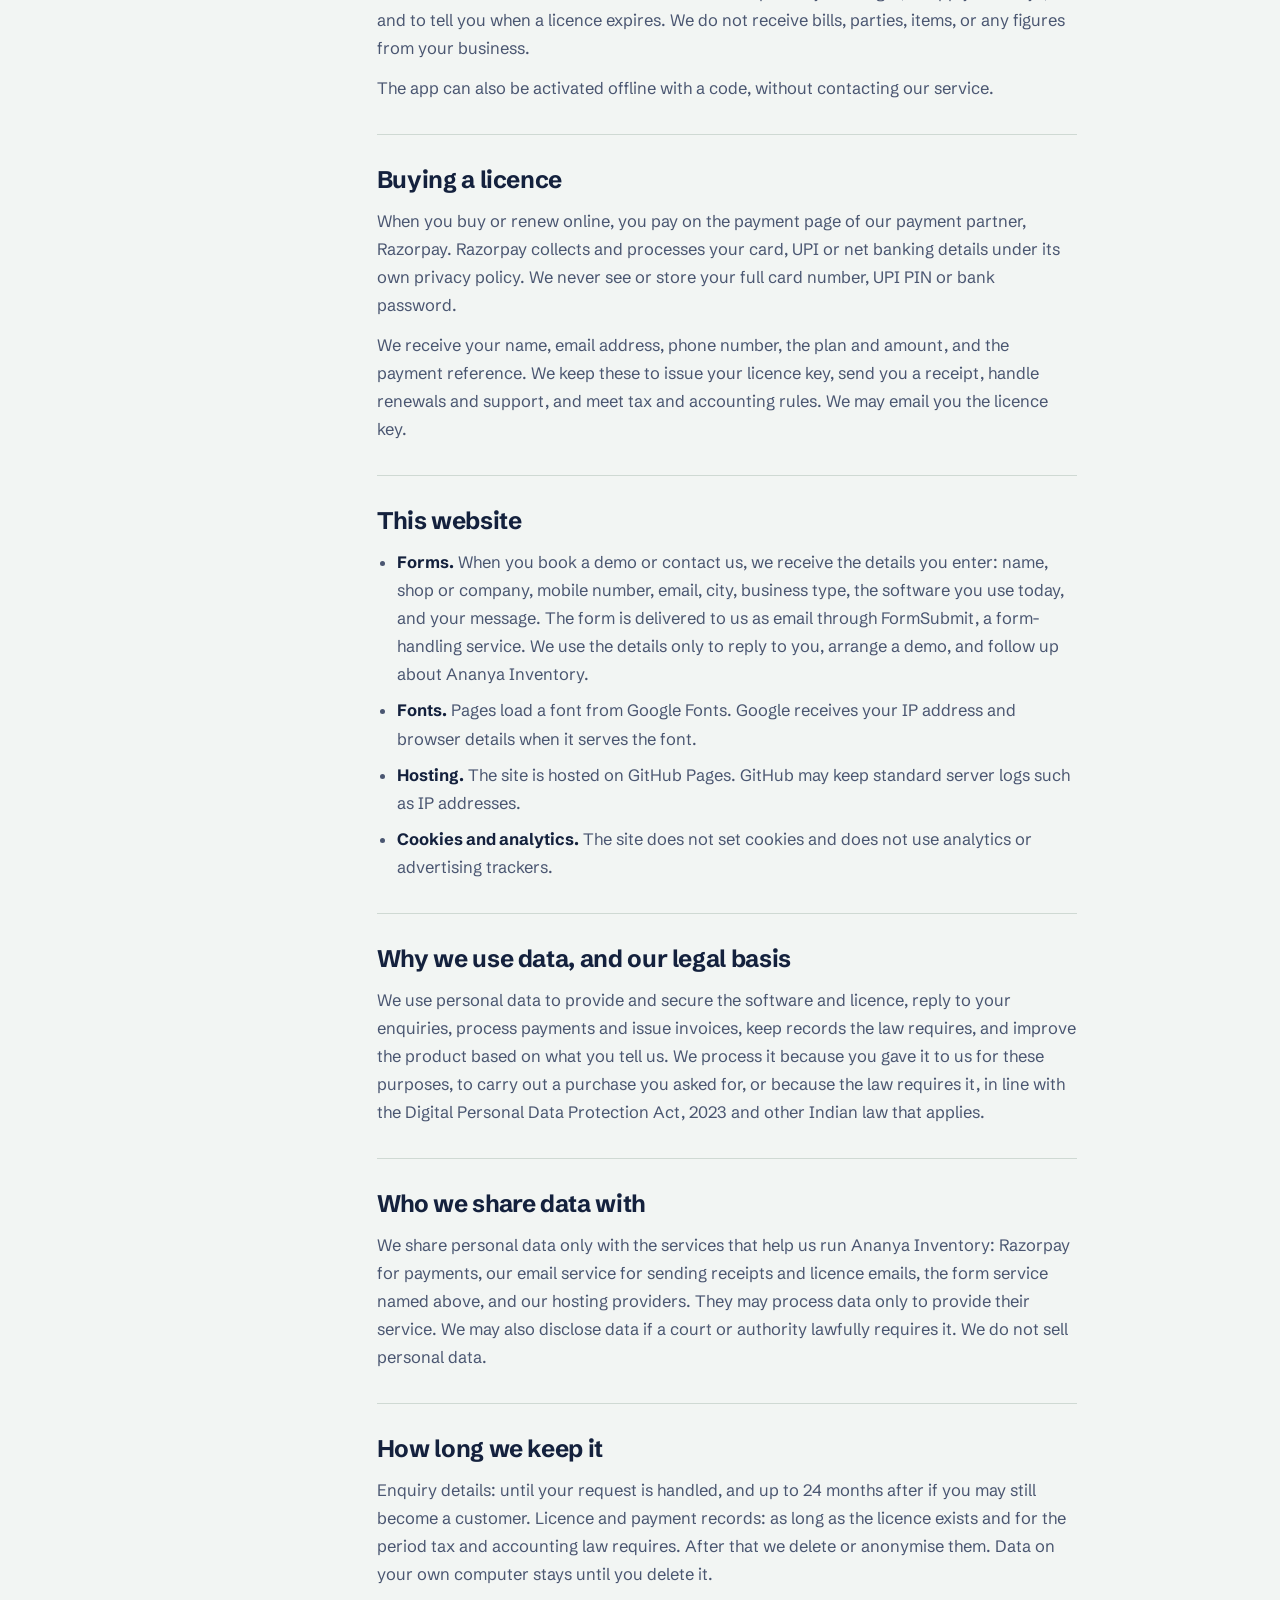
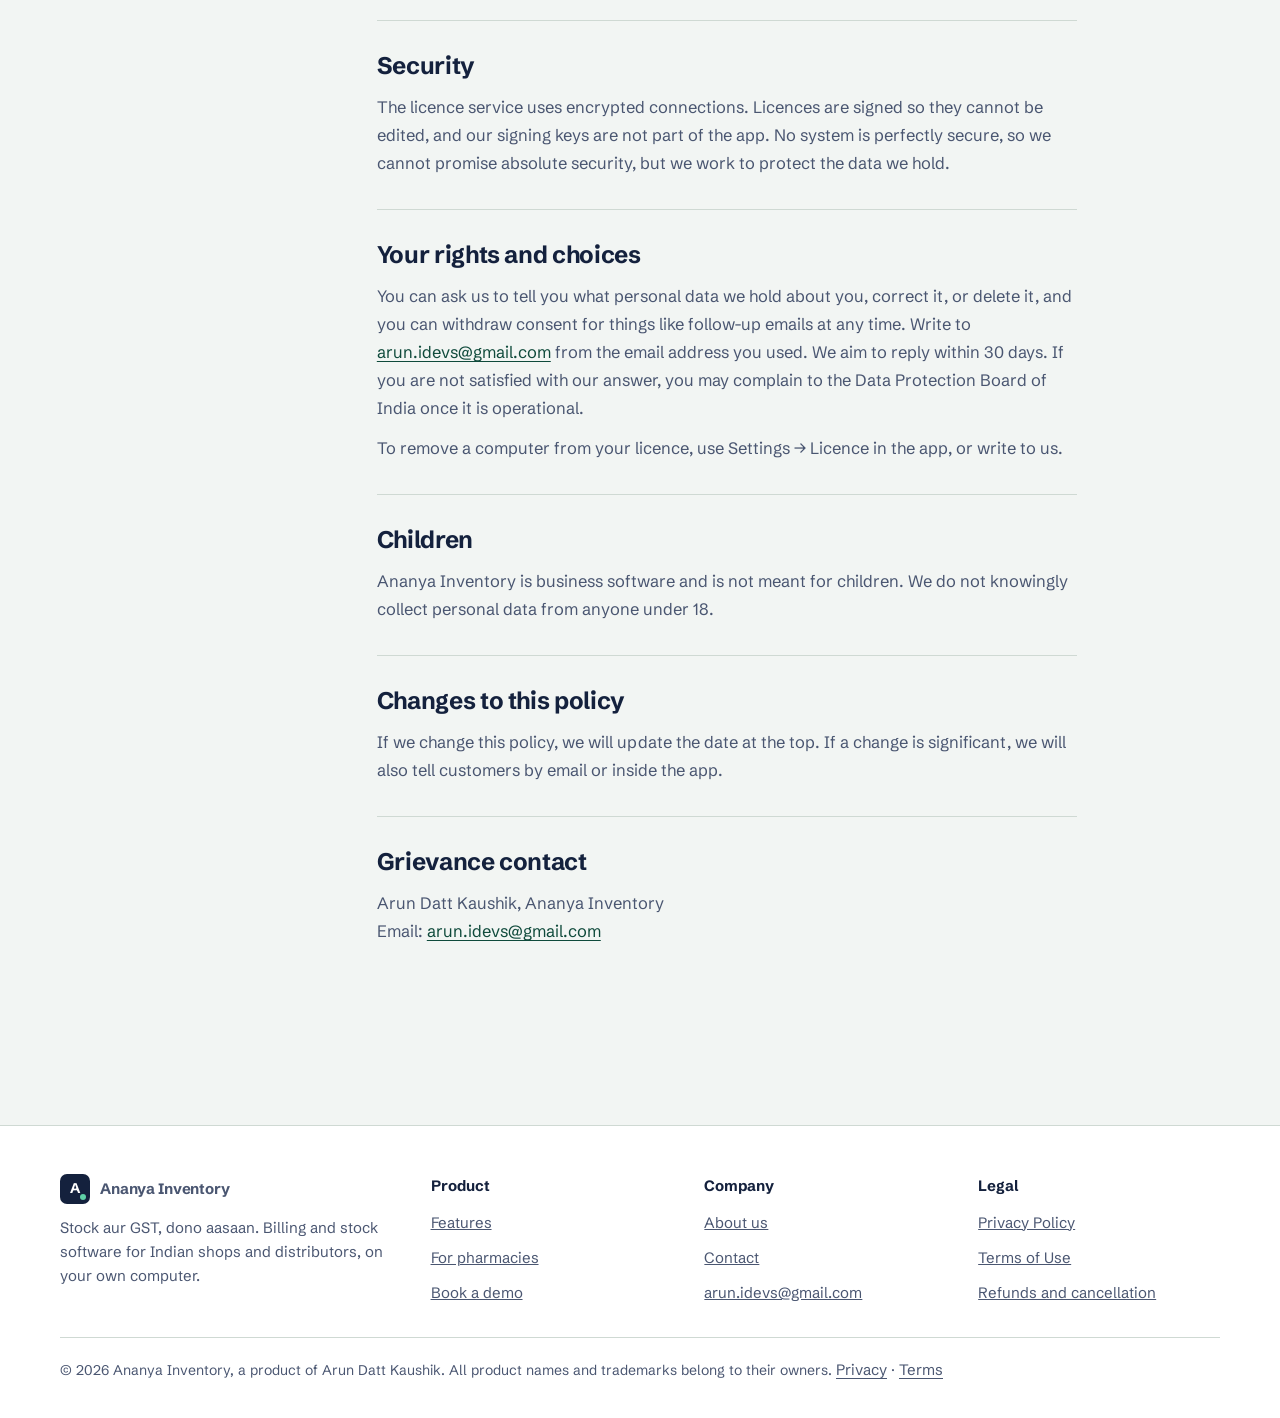
<file: privacy.html>
<!doctype html>
<html lang="en">
<head>
<meta charset="utf-8">
<meta name="viewport" content="width=device-width, initial-scale=1">
<title>Privacy Policy | Ananya Inventory</title>
<meta name="description" content="What Ananya Inventory collects, what stays on your computer, and how your rights work.">
<meta property="og:title" content="Privacy Policy | Ananya Inventory"><meta property="og:description" content="What Ananya Inventory collects, what stays on your computer, and how your rights work."><meta property="og:type" content="website">
<meta name="theme-color" content="#f2f5f3">
<link rel="icon" href="assets/favicon.svg" type="image/svg+xml">
<link rel="preconnect" href="https://fonts.googleapis.com"><link rel="preconnect" href="https://fonts.gstatic.com" crossorigin>
<link href="https://fonts.googleapis.com/css2?family=Schibsted+Grotesk:wght@400;500;600;700;800&display=swap" rel="stylesheet">
<link rel="stylesheet" href="assets/style.css">
</head>
<body>
<header class="site-head"><div class="wrap">
  <a class="brand" href="index.html"><span class="brand-mark">A</span>Ananya Inventory</a>
  <button class="menu-btn" aria-expanded="false" aria-controls="nav">Menu</button>
  <nav class="nav" id="nav" aria-label="Main"><a href="index.html">Home</a><a href="features.html">Features</a><a href="about.html">About</a><a href="contact.html">Contact</a><a class="btn sm" href="contact.html" data-demo style="color:#fff;border-bottom:1.5px solid var(--ink)">Book a demo</a></nav>
</div></header>
<main>
<section class="sec plain" style="padding-top:clamp(40px,6vw,80px)"><div class="wrap">
  <div class="legal-head"><h1 style="font-size:clamp(36px,5vw,56px)">Privacy Policy</h1><p class="lead" style="font-size:16px">Last updated 11 November 2026</p></div>
  <div class="legal-grid">
    <nav class="legal-toc" aria-label="On this page"><b>On this page</b><ol><li><a href="#who">Who we are</a></li><li><a href="#short">The short version</a></li><li><a href="#app">Data in the desktop app</a></li><li><a href="#licence">Licence and trial checks</a></li><li><a href="#buying">Buying a licence</a></li><li><a href="#website">This website</a></li><li><a href="#use">Why we use data, and our legal basis</a></li><li><a href="#share">Who we share data with</a></li><li><a href="#keep">How long we keep it</a></li><li><a href="#security">Security</a></li><li><a href="#rights">Your rights and choices</a></li><li><a href="#children">Children</a></li><li><a href="#changes">Changes to this policy</a></li><li><a href="#grievance">Grievance contact</a></li></ol></nav>
    <article class="legal-body"><section id="who"><h2>Who we are</h2><p>Ananya Inventory is billing, stock and GST software for Windows, made by Arun Datt Kaushik ("we", "us"). This policy covers the Ananya Inventory desktop app, this website, and the licence service that activates the app.</p>
 <p>Questions or requests about your data: <a href="mailto:arun.idevs@gmail.com">arun.idevs@gmail.com</a>.</p></section><section id="short"><h2>The short version</h2><ul>
 <li>Your business data (items, parties, bills, ledgers, reports) is stored <strong>on your own computer</strong>. We do not receive it, and we cannot read it.</li>
 <li>The app talks to our licence service only to check your trial or licence. It sends a device identifier, not your business data.</li>
 <li>If you fill a form on this website, we receive what you type, and we use it to contact you about Ananya Inventory.</li>
 <li>We do not sell personal data and we do not run advertising or tracking cookies.</li></ul></section><section id="app"><h2>Data in the desktop app</h2><p>Everything you enter in Ananya Inventory is saved in a database on your computer: company details, items and stock, parties and ledgers, sale and purchase bills, GSTIN, PAN, licence numbers, staff users, and reports. This stays on that computer.</p>
 <ul><li><strong>Backups.</strong> Backups go to the folder you choose. We do not upload them anywhere.</li>
 <li><strong>Several computers in one shop.</strong> If you use the Main PC and other PCs option, data moves only between computers on your own network.</li>
 <li><strong>Staff PINs.</strong> PINs are kept on your computer. We cannot recover a forgotten PIN for you.</li>
 <li><strong>Printing, import and export.</strong> Files you create or import stay where you save them.</li></ul>
 <p>Because we do not hold your business data, you are responsible for keeping your computer and backups safe. See the <a href="terms.html#your-data">Terms of Use</a>.</p></section><section id="licence"><h2>Licence and trial checks</h2><p>To run a free trial or a paid licence, the app contacts our licence service. This is the only information the app sends to us:</p>
 <ul><li>your activation code or licence key, when you activate or renew;</li>
 <li>a device identifier. It is a one-way hash made from your computer, so it cannot be turned back into your hardware details;</li>
 <li>your computer name, as shown in the app, so you can recognise a device when you manage your licence;</li>
 <li>the app version, and the date your trial started.</li></ul>
 <p>We use this to limit a licence to the number of computers you bought, to apply trial days, and to tell you when a licence expires. We do not receive bills, parties, items, or any figures from your business.</p>
 <p>The app can also be activated offline with a code, without contacting our service.</p></section><section id="buying"><h2>Buying a licence</h2><p>When you buy or renew online, you pay on the payment page of our payment partner, Razorpay. Razorpay collects and processes your card, UPI or net banking details under its own privacy policy. We never see or store your full card number, UPI PIN or bank password.</p>
 <p>We receive your name, email address, phone number, the plan and amount, and the payment reference. We keep these to issue your licence key, send you a receipt, handle renewals and support, and meet tax and accounting rules. We may email you the licence key.</p></section><section id="website"><h2>This website</h2><ul><li><strong>Forms.</strong> When you book a demo or contact us, we receive the details you enter: name, shop or company, mobile number, email, city, business type, the software you use today, and your message. The form is delivered to us as email through FormSubmit, a form-handling service. We use the details only to reply to you, arrange a demo, and follow up about Ananya Inventory.</li>
 <li><strong>Fonts.</strong> Pages load a font from Google Fonts. Google receives your IP address and browser details when it serves the font.</li>
 <li><strong>Hosting.</strong> The site is hosted on GitHub Pages. GitHub may keep standard server logs such as IP addresses.</li>
 <li><strong>Cookies and analytics.</strong> The site does not set cookies and does not use analytics or advertising trackers.</li></ul></section><section id="use"><h2>Why we use data, and our legal basis</h2><p>We use personal data to provide and secure the software and licence, reply to your enquiries, process payments and issue invoices, keep records the law requires, and improve the product based on what you tell us. We process it because you gave it to us for these purposes, to carry out a purchase you asked for, or because the law requires it, in line with the Digital Personal Data Protection Act, 2023 and other Indian law that applies.</p></section><section id="share"><h2>Who we share data with</h2><p>We share personal data only with the services that help us run Ananya Inventory: Razorpay for payments, our email service for sending receipts and licence emails, the form service named above, and our hosting providers. They may process data only to provide their service. We may also disclose data if a court or authority lawfully requires it. We do not sell personal data.</p></section><section id="keep"><h2>How long we keep it</h2><p>Enquiry details: until your request is handled, and up to 24 months after if you may still become a customer. Licence and payment records: as long as the licence exists and for the period tax and accounting law requires. After that we delete or anonymise them. Data on your own computer stays until you delete it.</p></section><section id="security"><h2>Security</h2><p>The licence service uses encrypted connections. Licences are signed so they cannot be edited, and our signing keys are not part of the app. No system is perfectly secure, so we cannot promise absolute security, but we work to protect the data we hold.</p></section><section id="rights"><h2>Your rights and choices</h2><p>You can ask us to tell you what personal data we hold about you, correct it, or delete it, and you can withdraw consent for things like follow-up emails at any time. Write to <a href="mailto:arun.idevs@gmail.com">arun.idevs@gmail.com</a> from the email address you used. We aim to reply within 30 days. If you are not satisfied with our answer, you may complain to the Data Protection Board of India once it is operational.</p>
 <p>To remove a computer from your licence, use Settings &rarr; Licence in the app, or write to us.</p></section><section id="children"><h2>Children</h2><p>Ananya Inventory is business software and is not meant for children. We do not knowingly collect personal data from anyone under 18.</p></section><section id="changes"><h2>Changes to this policy</h2><p>If we change this policy, we will update the date at the top. If a change is significant, we will also tell customers by email or inside the app.</p></section><section id="grievance"><h2>Grievance contact</h2><p>Arun Datt Kaushik, Ananya Inventory<br>Email: <a href="mailto:arun.idevs@gmail.com">arun.idevs@gmail.com</a></p></section></article>
  </div>
</div></section>
</main>
<footer class="site-foot"><div class="wrap">
  <div><a class="brand" href="index.html"><span class="brand-mark">A</span>Ananya Inventory</a><p style="margin-top:12px;max-width:38ch">Stock aur GST, dono aasaan. Billing and stock software for Indian shops and distributors, on your own computer.</p></div>
  <div><h4>Product</h4><ul><li><a href="features.html">Features</a></li><li><a href="features.html#pharma">For pharmacies</a></li><li><a href="contact.html">Book a demo</a></li></ul></div>
  <div><h4>Company</h4><ul><li><a href="about.html">About us</a></li><li><a href="contact.html">Contact</a></li><li><a href="mailto:arun.idevs@gmail.com">arun.idevs@gmail.com</a></li></ul></div>
  <div><h4>Legal</h4><ul><li><a href="privacy.html">Privacy Policy</a></li><li><a href="terms.html">Terms of Use</a></li><li><a href="terms.html#refunds">Refunds and cancellation</a></li></ul></div>
  <div class="legal">&copy; 2026 Ananya Inventory, a product of Arun Datt Kaushik. All product names and trademarks belong to their owners. <a href="privacy.html">Privacy</a> &middot; <a href="terms.html">Terms</a></div>
</div></footer>
<div class="m-cta"><a class="btn green" href="contact.html" data-demo>Book a demo</a></div>
<dialog id="demo-dialog" aria-labelledby="dlg-title">
  <div class="dlg-top"><div><h2 id="dlg-title">Book a demo</h2><p>Tell us about your shop. We will show you the software on your kind of business.</p></div><button class="close" aria-label="Close" type="button">&times;</button></div>
  <div class="dlg-body"><form data-lead novalidate id="demo">
  <div class="form-grid">
    <div class="field" data-name="your name"><label for="demo-name">Your name</label><input id="demo-name" name="name" autocomplete="name" required><span class="msg"></span></div>
    <div class="field" data-name="your shop or company name"><label for="demo-biz">Shop or company</label><input id="demo-biz" name="business" autocomplete="organization" required><span class="msg"></span></div>
    <div class="field" data-name="a mobile number"><label for="demo-phone">Mobile number</label><input id="demo-phone" name="phone" type="tel" inputmode="tel" autocomplete="tel" required><span class="msg"></span></div>
    <div class="field" data-name="your email"><label for="demo-email">Email</label><input id="demo-email" name="email" type="email" autocomplete="email" required><span class="msg"></span></div>
    <div class="field" data-name="your city"><label for="demo-city">City</label><input id="demo-city" name="city" autocomplete="address-level2"><span class="msg"></span></div>
    <div class="field" data-name="business type"><label for="demo-type">Type of business</label><select id="demo-type" name="business_type"><option>Pharmacy / medical store</option><option>Distributor / stockist</option><option>Wholesale</option><option>Retail shop</option><option>Manufacturer</option><option>Other</option></select><span class="msg"></span></div>
    <div class="field full" data-name="current software"><label for="demo-cur">What do you use for billing today? <span class="opt">(optional)</span></label><select id="demo-cur" name="current_software"><option>MARG</option><option>Tally</option><option>Busy</option><option>Excel or register</option><option>Another software</option><option>No software yet</option></select><span class="msg"></span></div>
    <div class="field full" data-name="a message"><label for="demo-msg">Anything we should know? <span class="opt">(optional)</span></label><textarea id="demo-msg" name="message" placeholder="Number of bills a day, godowns, special reports you need..."></textarea><span class="msg"></span></div>
    <div class="hp" aria-hidden="true"><label>Website <input name="website" tabindex="-1" autocomplete="off"></label></div>
  </div>
  <div class="form-status" role="status" aria-live="polite"></div>
  <div class="form-actions" style="margin-top:16px"><button class="btn green" type="submit">Book my demo</button><small>We call you back within one working day.</small></div>
</form></div>
</dialog>
<script src="assets/site.js" defer></script>
<script src="assets/motion.js" defer></script>
</body>
</html>
</file>
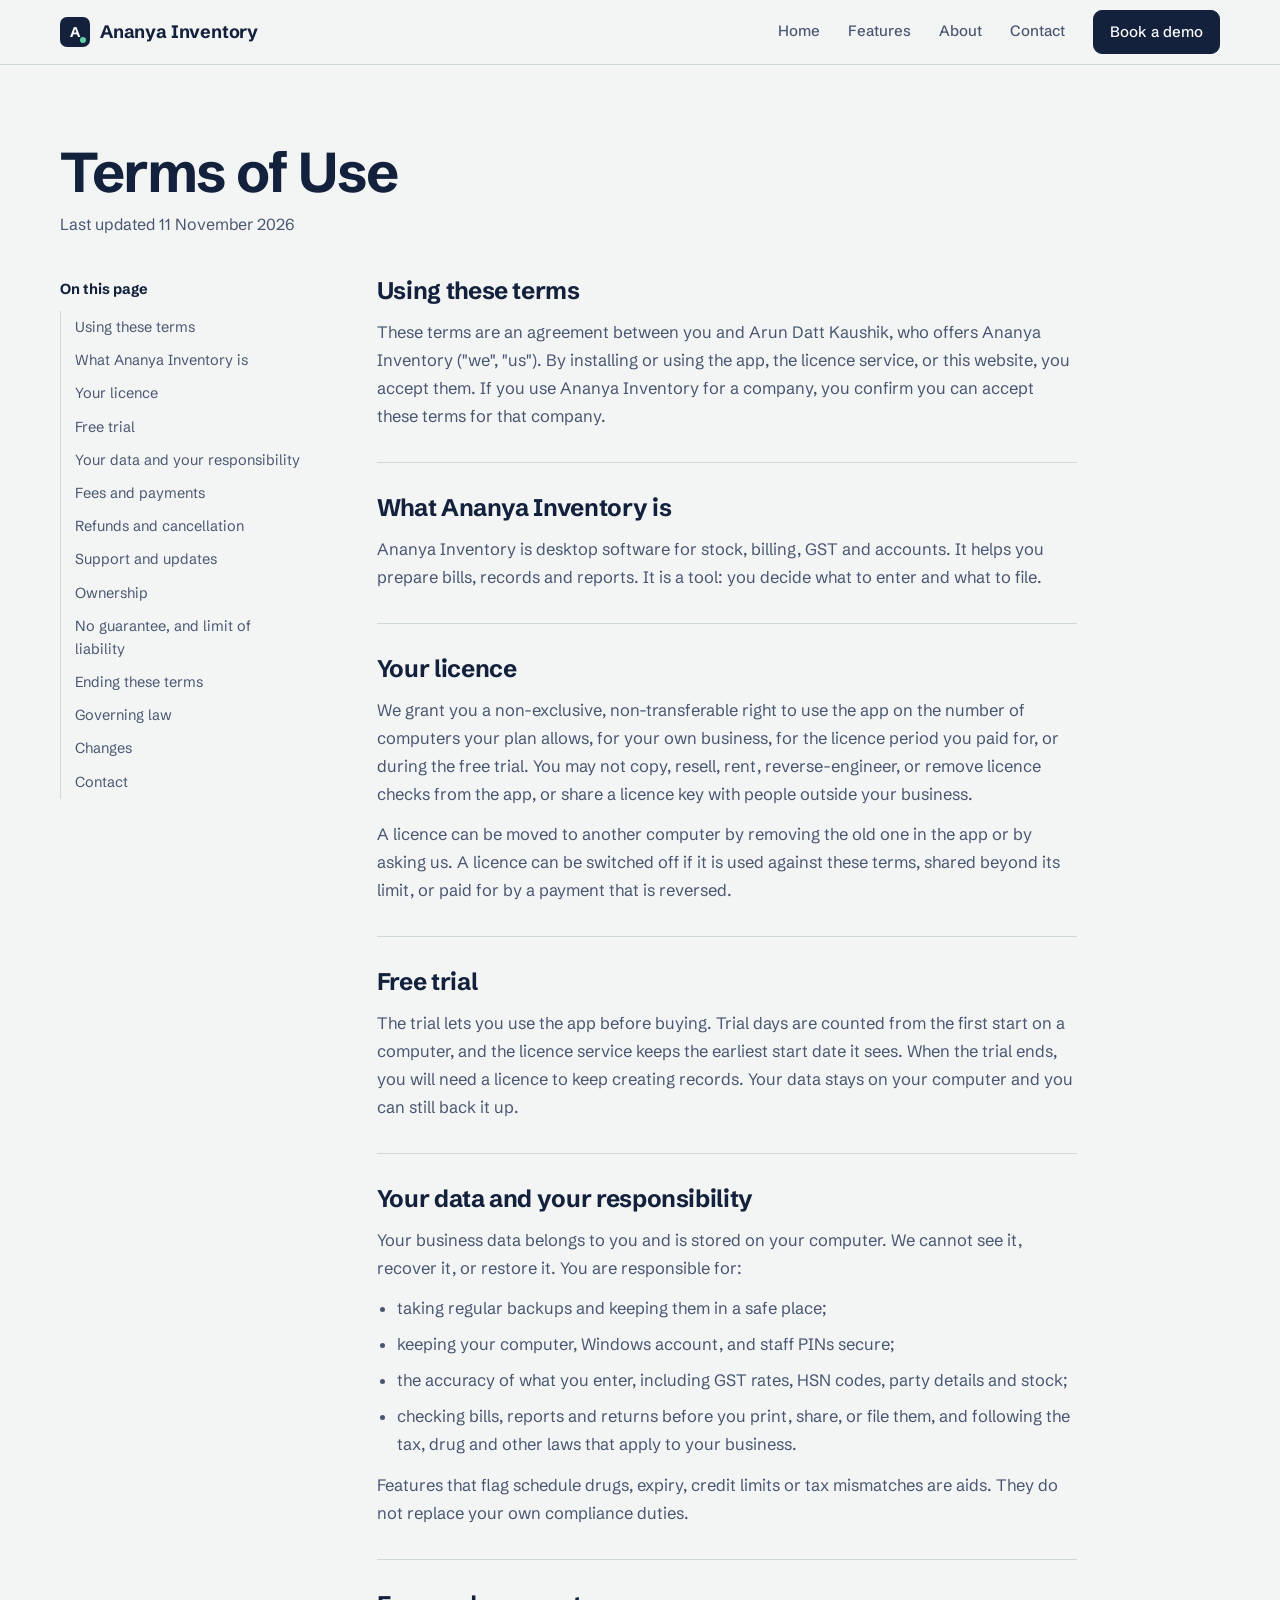
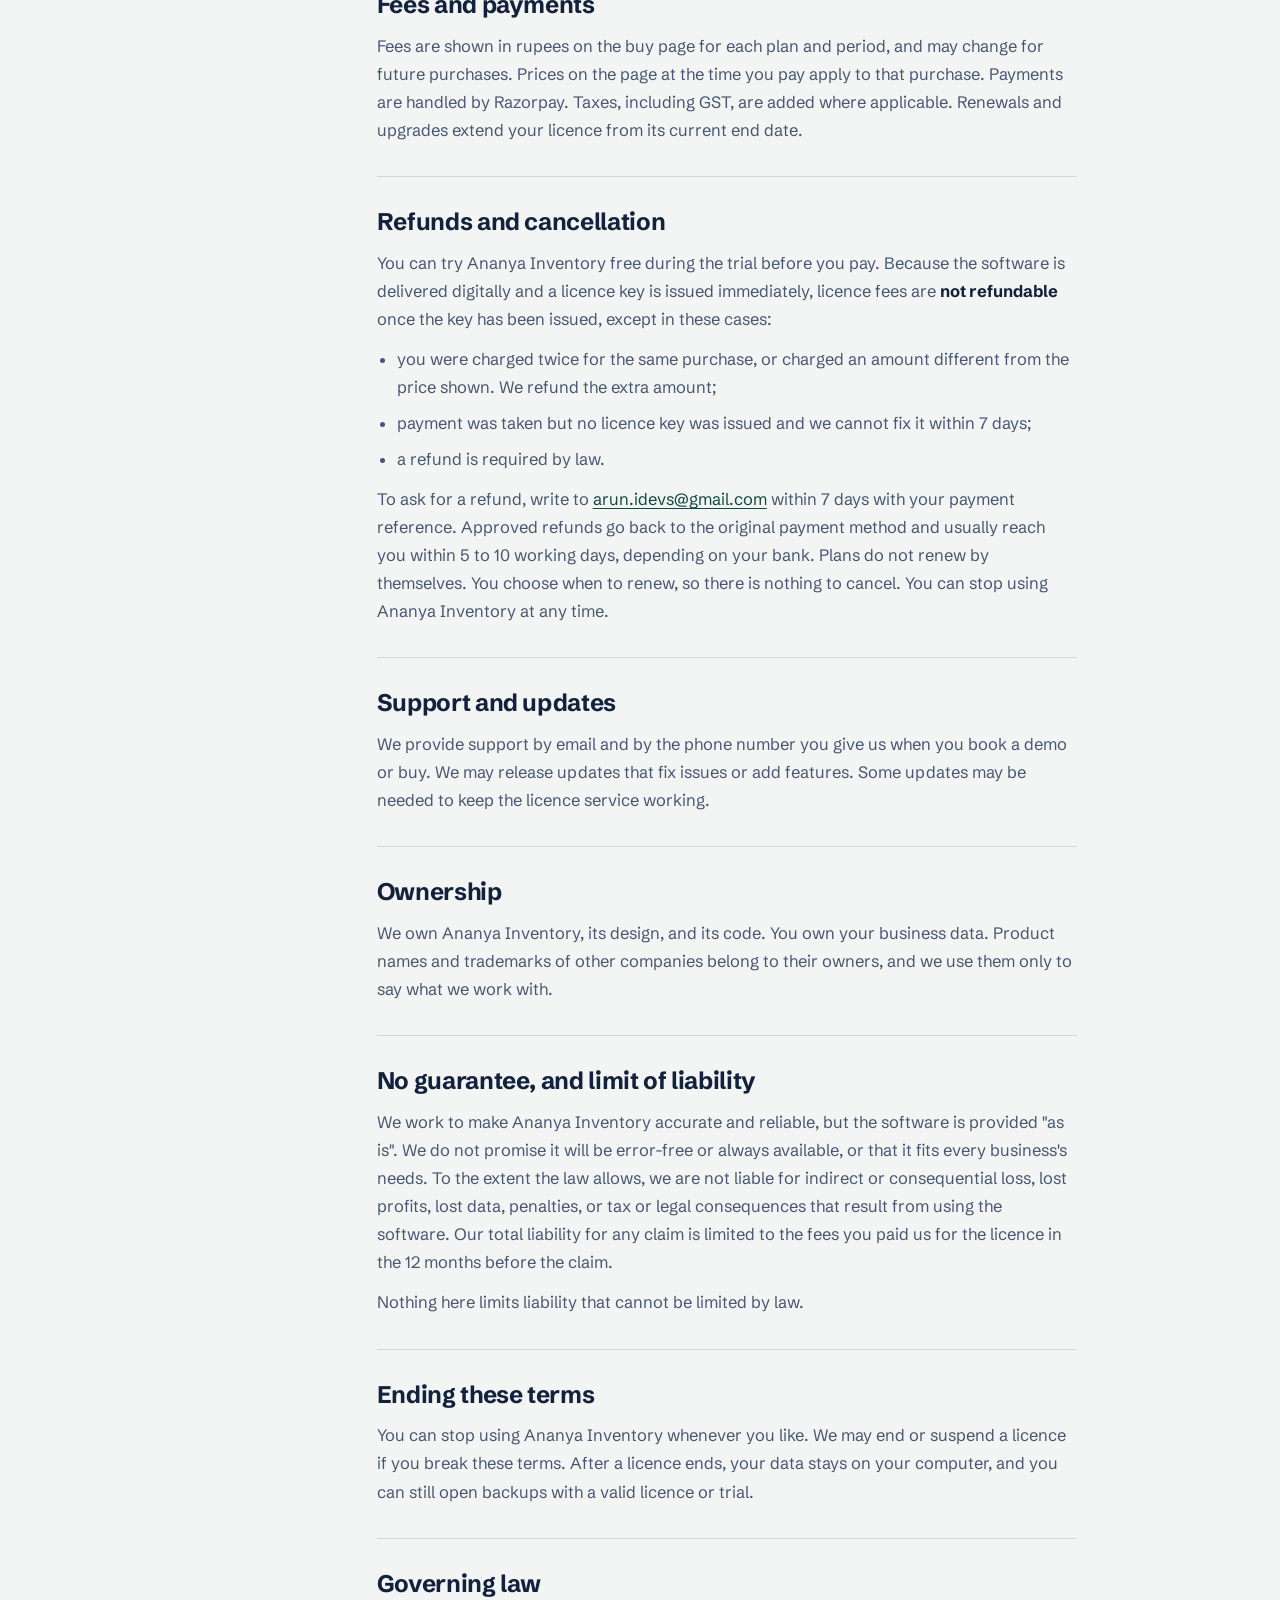
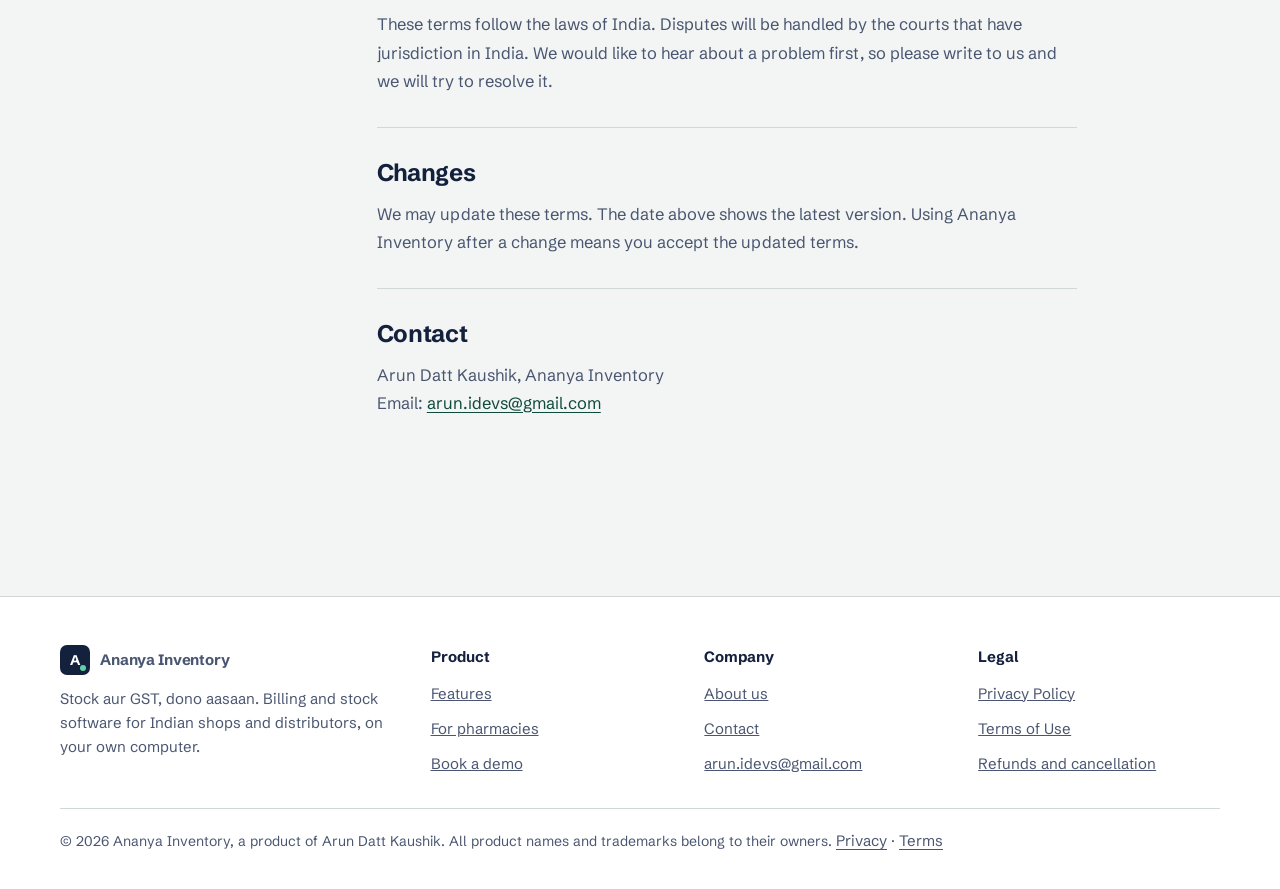
<file: terms.html>
<!doctype html>
<html lang="en">
<head>
<meta charset="utf-8">
<meta name="viewport" content="width=device-width, initial-scale=1">
<title>Terms of Use | Ananya Inventory</title>
<meta name="description" content="Terms for using Ananya Inventory: licence, trial, your data, payments, refunds and support.">
<meta property="og:title" content="Terms of Use | Ananya Inventory"><meta property="og:description" content="Terms for using Ananya Inventory: licence, trial, your data, payments, refunds and support."><meta property="og:type" content="website">
<meta name="theme-color" content="#f2f5f3">
<link rel="icon" href="assets/favicon.svg" type="image/svg+xml">
<link rel="preconnect" href="https://fonts.googleapis.com"><link rel="preconnect" href="https://fonts.gstatic.com" crossorigin>
<link href="https://fonts.googleapis.com/css2?family=Schibsted+Grotesk:wght@400;500;600;700;800&display=swap" rel="stylesheet">
<link rel="stylesheet" href="assets/style.css">
</head>
<body>
<header class="site-head"><div class="wrap">
  <a class="brand" href="index.html"><span class="brand-mark">A</span>Ananya Inventory</a>
  <button class="menu-btn" aria-expanded="false" aria-controls="nav">Menu</button>
  <nav class="nav" id="nav" aria-label="Main"><a href="index.html">Home</a><a href="features.html">Features</a><a href="about.html">About</a><a href="contact.html">Contact</a><a class="btn sm" href="contact.html" data-demo style="color:#fff;border-bottom:1.5px solid var(--ink)">Book a demo</a></nav>
</div></header>
<main>
<section class="sec plain" style="padding-top:clamp(40px,6vw,80px)"><div class="wrap">
  <div class="legal-head"><h1 style="font-size:clamp(36px,5vw,56px)">Terms of Use</h1><p class="lead" style="font-size:16px">Last updated 11 November 2026</p></div>
  <div class="legal-grid">
    <nav class="legal-toc" aria-label="On this page"><b>On this page</b><ol><li><a href="#agree">Using these terms</a></li><li><a href="#what">What Ananya Inventory is</a></li><li><a href="#licence">Your licence</a></li><li><a href="#trial">Free trial</a></li><li><a href="#your-data">Your data and your responsibility</a></li><li><a href="#payments">Fees and payments</a></li><li><a href="#refunds">Refunds and cancellation</a></li><li><a href="#support">Support and updates</a></li><li><a href="#ip">Ownership</a></li><li><a href="#warranty">No guarantee, and limit of liability</a></li><li><a href="#ending">Ending these terms</a></li><li><a href="#law">Governing law</a></li><li><a href="#changes">Changes</a></li><li><a href="#contact">Contact</a></li></ol></nav>
    <article class="legal-body"><section id="agree"><h2>Using these terms</h2><p>These terms are an agreement between you and Arun Datt Kaushik, who offers Ananya Inventory ("we", "us"). By installing or using the app, the licence service, or this website, you accept them. If you use Ananya Inventory for a company, you confirm you can accept these terms for that company.</p></section><section id="what"><h2>What Ananya Inventory is</h2><p>Ananya Inventory is desktop software for stock, billing, GST and accounts. It helps you prepare bills, records and reports. It is a tool: you decide what to enter and what to file.</p></section><section id="licence"><h2>Your licence</h2><p>We grant you a non-exclusive, non-transferable right to use the app on the number of computers your plan allows, for your own business, for the licence period you paid for, or during the free trial. You may not copy, resell, rent, reverse-engineer, or remove licence checks from the app, or share a licence key with people outside your business.</p>
 <p>A licence can be moved to another computer by removing the old one in the app or by asking us. A licence can be switched off if it is used against these terms, shared beyond its limit, or paid for by a payment that is reversed.</p></section><section id="trial"><h2>Free trial</h2><p>The trial lets you use the app before buying. Trial days are counted from the first start on a computer, and the licence service keeps the earliest start date it sees. When the trial ends, you will need a licence to keep creating records. Your data stays on your computer and you can still back it up.</p></section><section id="your-data"><h2>Your data and your responsibility</h2><p>Your business data belongs to you and is stored on your computer. We cannot see it, recover it, or restore it. You are responsible for:</p>
 <ul><li>taking regular backups and keeping them in a safe place;</li><li>keeping your computer, Windows account, and staff PINs secure;</li><li>the accuracy of what you enter, including GST rates, HSN codes, party details and stock;</li><li>checking bills, reports and returns before you print, share, or file them, and following the tax, drug and other laws that apply to your business.</li></ul>
 <p>Features that flag schedule drugs, expiry, credit limits or tax mismatches are aids. They do not replace your own compliance duties.</p></section><section id="payments"><h2>Fees and payments</h2><p>Fees are shown in rupees on the buy page for each plan and period, and may change for future purchases. Prices on the page at the time you pay apply to that purchase. Payments are handled by Razorpay. Taxes, including GST, are added where applicable. Renewals and upgrades extend your licence from its current end date.</p></section><section id="refunds"><h2>Refunds and cancellation</h2><p>You can try Ananya Inventory free during the trial before you pay. Because the software is delivered digitally and a licence key is issued immediately, licence fees are <strong>not refundable</strong> once the key has been issued, except in these cases:</p>
 <ul><li>you were charged twice for the same purchase, or charged an amount different from the price shown. We refund the extra amount;</li><li>payment was taken but no licence key was issued and we cannot fix it within 7 days;</li><li>a refund is required by law.</li></ul>
 <p>To ask for a refund, write to <a href="mailto:arun.idevs@gmail.com">arun.idevs@gmail.com</a> within 7 days with your payment reference. Approved refunds go back to the original payment method and usually reach you within 5 to 10 working days, depending on your bank. Plans do not renew by themselves. You choose when to renew, so there is nothing to cancel. You can stop using Ananya Inventory at any time.</p></section><section id="support"><h2>Support and updates</h2><p>We provide support by email and by the phone number you give us when you book a demo or buy. We may release updates that fix issues or add features. Some updates may be needed to keep the licence service working.</p></section><section id="ip"><h2>Ownership</h2><p>We own Ananya Inventory, its design, and its code. You own your business data. Product names and trademarks of other companies belong to their owners, and we use them only to say what we work with.</p></section><section id="warranty"><h2>No guarantee, and limit of liability</h2><p>We work to make Ananya Inventory accurate and reliable, but the software is provided "as is". We do not promise it will be error-free or always available, or that it fits every business's needs. To the extent the law allows, we are not liable for indirect or consequential loss, lost profits, lost data, penalties, or tax or legal consequences that result from using the software. Our total liability for any claim is limited to the fees you paid us for the licence in the 12 months before the claim.</p>
 <p>Nothing here limits liability that cannot be limited by law.</p></section><section id="ending"><h2>Ending these terms</h2><p>You can stop using Ananya Inventory whenever you like. We may end or suspend a licence if you break these terms. After a licence ends, your data stays on your computer, and you can still open backups with a valid licence or trial.</p></section><section id="law"><h2>Governing law</h2><p>These terms follow the laws of India. Disputes will be handled by the courts that have jurisdiction in India. We would like to hear about a problem first, so please write to us and we will try to resolve it.</p></section><section id="changes"><h2>Changes</h2><p>We may update these terms. The date above shows the latest version. Using Ananya Inventory after a change means you accept the updated terms.</p></section><section id="contact"><h2>Contact</h2><p>Arun Datt Kaushik, Ananya Inventory<br>Email: <a href="mailto:arun.idevs@gmail.com">arun.idevs@gmail.com</a></p></section></article>
  </div>
</div></section>
</main>
<footer class="site-foot"><div class="wrap">
  <div><a class="brand" href="index.html"><span class="brand-mark">A</span>Ananya Inventory</a><p style="margin-top:12px;max-width:38ch">Stock aur GST, dono aasaan. Billing and stock software for Indian shops and distributors, on your own computer.</p></div>
  <div><h4>Product</h4><ul><li><a href="features.html">Features</a></li><li><a href="features.html#pharma">For pharmacies</a></li><li><a href="contact.html">Book a demo</a></li></ul></div>
  <div><h4>Company</h4><ul><li><a href="about.html">About us</a></li><li><a href="contact.html">Contact</a></li><li><a href="mailto:arun.idevs@gmail.com">arun.idevs@gmail.com</a></li></ul></div>
  <div><h4>Legal</h4><ul><li><a href="privacy.html">Privacy Policy</a></li><li><a href="terms.html">Terms of Use</a></li><li><a href="terms.html#refunds">Refunds and cancellation</a></li></ul></div>
  <div class="legal">&copy; 2026 Ananya Inventory, a product of Arun Datt Kaushik. All product names and trademarks belong to their owners. <a href="privacy.html">Privacy</a> &middot; <a href="terms.html">Terms</a></div>
</div></footer>
<div class="m-cta"><a class="btn green" href="contact.html" data-demo>Book a demo</a></div>
<dialog id="demo-dialog" aria-labelledby="dlg-title">
  <div class="dlg-top"><div><h2 id="dlg-title">Book a demo</h2><p>Tell us about your shop. We will show you the software on your kind of business.</p></div><button class="close" aria-label="Close" type="button">&times;</button></div>
  <div class="dlg-body"><form data-lead novalidate id="demo">
  <div class="form-grid">
    <div class="field" data-name="your name"><label for="demo-name">Your name</label><input id="demo-name" name="name" autocomplete="name" required><span class="msg"></span></div>
    <div class="field" data-name="your shop or company name"><label for="demo-biz">Shop or company</label><input id="demo-biz" name="business" autocomplete="organization" required><span class="msg"></span></div>
    <div class="field" data-name="a mobile number"><label for="demo-phone">Mobile number</label><input id="demo-phone" name="phone" type="tel" inputmode="tel" autocomplete="tel" required><span class="msg"></span></div>
    <div class="field" data-name="your email"><label for="demo-email">Email</label><input id="demo-email" name="email" type="email" autocomplete="email" required><span class="msg"></span></div>
    <div class="field" data-name="your city"><label for="demo-city">City</label><input id="demo-city" name="city" autocomplete="address-level2"><span class="msg"></span></div>
    <div class="field" data-name="business type"><label for="demo-type">Type of business</label><select id="demo-type" name="business_type"><option>Pharmacy / medical store</option><option>Distributor / stockist</option><option>Wholesale</option><option>Retail shop</option><option>Manufacturer</option><option>Other</option></select><span class="msg"></span></div>
    <div class="field full" data-name="current software"><label for="demo-cur">What do you use for billing today? <span class="opt">(optional)</span></label><select id="demo-cur" name="current_software"><option>MARG</option><option>Tally</option><option>Busy</option><option>Excel or register</option><option>Another software</option><option>No software yet</option></select><span class="msg"></span></div>
    <div class="field full" data-name="a message"><label for="demo-msg">Anything we should know? <span class="opt">(optional)</span></label><textarea id="demo-msg" name="message" placeholder="Number of bills a day, godowns, special reports you need..."></textarea><span class="msg"></span></div>
    <div class="hp" aria-hidden="true"><label>Website <input name="website" tabindex="-1" autocomplete="off"></label></div>
  </div>
  <div class="form-status" role="status" aria-live="polite"></div>
  <div class="form-actions" style="margin-top:16px"><button class="btn green" type="submit">Book my demo</button><small>We call you back within one working day.</small></div>
</form></div>
</dialog>
<script src="assets/site.js" defer></script>
<script src="assets/motion.js" defer></script>
</body>
</html>
</file>
<file: assets/style.css>
:root {
  --paper: #f2f5f3;
  --paper-2: #e8eeea;
  --card: #ffffff;
  --ink: #14213d;
  --ink-2: #4a5671;
  --rule: #cfd9d3;
  --green: #1b6b57;
  --green-ink: #0f4a3b;
  --green-soft: #dcefe7;
  --stamp: #c2402d;
  --amber: #b9770e;
  --radius: 10px;
  --font: "Schibsted Grotesk", system-ui, -apple-system, "Segoe UI", sans-serif;
}
*, *::before, *::after { box-sizing: border-box; }
html { scroll-behavior: smooth; }
body {
  margin: 0; font-family: var(--font); font-size: 17px; line-height: 1.6; color: var(--ink); background: var(--paper);
  -webkit-font-smoothing: antialiased;
  /* ledger ruling, faint */
  background-image: repeating-linear-gradient(to bottom, transparent 0 31px, rgba(27,107,87,.07) 31px 32px);
}
img, svg { max-width: 100%; display: block; }
a { color: inherit; }
:focus-visible { outline: 3px solid var(--green); outline-offset: 3px; border-radius: 4px; }
.wrap { width: min(1160px, 100% - 40px); margin-inline: auto; }
.num { font-variant-numeric: tabular-nums; }

/* header */
.site-head { position: sticky; top: 0; z-index: 50; background: rgba(242,245,243,.92); backdrop-filter: blur(8px); border-bottom: 1px solid var(--rule); }
.site-head .wrap { display: flex; align-items: center; justify-content: space-between; height: 64px; gap: 16px; }
.brand { display: flex; align-items: center; gap: 10px; font-weight: 700; font-size: 18px; text-decoration: none; letter-spacing: -.01em; }
.brand-mark { width: 30px; height: 30px; border-radius: 7px; background: var(--ink); color: #fff; display: grid; place-items: center; font-weight: 700; font-size: 14px; letter-spacing: -.03em; position: relative; }
.brand-mark::after { content: ""; position: absolute; right: 4px; bottom: 4px; width: 6px; height: 6px; background: #5fd1a8; border-radius: 50%; }
.nav { display: flex; align-items: center; gap: 28px; }
.nav a { text-decoration: none; font-weight: 500; font-size: 15px; color: var(--ink-2); padding: 6px 0; border-bottom: 2px solid transparent; }
.nav a:hover { color: var(--ink); }
.nav a[aria-current="page"] { color: var(--ink); border-bottom-color: var(--green); }
.menu-btn { display: none; background: none; border: 1px solid var(--rule); border-radius: 8px; padding: 8px 12px; font: inherit; font-weight: 600; color: var(--ink); cursor: pointer; }

.btn { display: inline-flex; align-items: center; justify-content: center; gap: 8px; font: inherit; font-weight: 600; font-size: 16px; padding: 13px 22px; border-radius: 9px; border: 1.5px solid var(--ink); background: var(--ink); color: #fff; text-decoration: none; cursor: pointer; transition: background .15s, transform .15s; }
.btn:hover { background: #0c1630; }
.btn:active { transform: translateY(1px); }
.btn.ghost { background: transparent; color: var(--ink); }
.btn.ghost:hover { background: var(--paper-2); }
.btn.green { background: var(--green); border-color: var(--green); }
.btn.green:hover { background: var(--green-ink); }
.btn.sm { padding: 9px 16px; font-size: 15px; }
.btn[disabled] { opacity: .6; cursor: progress; }

/* type */
h1, h2, h3 { line-height: 1.08; letter-spacing: -.025em; margin: 0; }
h1 { font-size: clamp(40px, 6.2vw, 76px); font-weight: 700; }
h2 { font-size: clamp(30px, 4vw, 48px); font-weight: 700; }
h3 { font-size: 21px; font-weight: 650; letter-spacing: -.012em; line-height: 1.25; }
p { margin: 0; }
.lead { font-size: clamp(18px, 2vw, 21px); color: var(--ink-2); max-width: 56ch; }
.sec { padding: clamp(64px, 9vw, 120px) 0; }
.sec.tint { background: var(--paper-2); border-block: 1px solid var(--rule); background-image: none; }
.sec-head { max-width: 760px; margin-bottom: 48px; display: grid; gap: 16px; }

/* hero */
.hero { padding: clamp(48px, 7vw, 96px) 0 clamp(56px, 8vw, 104px); }
.hero .wrap { display: grid; grid-template-columns: 1.05fr .95fr; gap: clamp(32px, 5vw, 72px); align-items: center; }
.hero-copy { display: grid; gap: 28px; }
.hero-cta { display: flex; flex-wrap: wrap; gap: 12px; }
.hero-note { font-size: 14px; color: var(--ink-2); }

/* the bill */
.bill { background: var(--card); border: 1px solid var(--ink); border-radius: 6px; box-shadow: 10px 10px 0 var(--green-soft); font-size: 14px; position: relative; }
.bill-top { display: flex; justify-content: space-between; align-items: flex-start; padding: 16px 18px; border-bottom: 1.5px solid var(--ink); gap: 12px; }
.bill-top strong { display: block; font-size: 15px; }
.bill-top span { color: var(--ink-2); font-size: 12.5px; }
.bill-tag { font-weight: 700; font-size: 12px; letter-spacing: .02em; border: 1.5px solid var(--green); color: var(--green); padding: 3px 8px; border-radius: 4px; white-space: nowrap; }
.bill table { width: 100%; border-collapse: collapse; }
.bill th { text-align: left; font-weight: 600; font-size: 12px; color: var(--ink-2); padding: 8px 18px; border-bottom: 1px solid var(--rule); background: #fafcfb; }
.bill td { padding: 9px 18px; border-bottom: 1px dashed var(--rule); }
.bill th.r, .bill td.r { text-align: right; }
.bill .sub { display: block; font-size: 12px; color: var(--ink-2); }
.exp-soon { color: var(--amber); font-weight: 600; }
.bill-foot { padding: 14px 18px; display: grid; gap: 6px; }
.bill-foot div { display: flex; justify-content: space-between; color: var(--ink-2); }
.bill-foot .total { color: var(--ink); font-weight: 700; font-size: 20px; border-top: 1.5px solid var(--ink); padding-top: 10px; margin-top: 4px; }
.js .bill tbody tr { opacity: 0; transform: translateY(6px); }
.js .bill.run tbody tr { animation: rowin .35s ease forwards; animation-delay: calc(var(--i) * 420ms + 300ms); }
.js .bill-foot > * { opacity: 0; }
.js .bill.run .bill-foot > * { animation: rowin .35s ease forwards; animation-delay: calc(var(--j) * 200ms + 2200ms); }
@keyframes rowin { to { opacity: 1; transform: none; } }
.stamp { position: absolute; right: 150px; bottom: 12px; transform: rotate(-9deg); border: 2.5px solid var(--stamp); color: var(--stamp); font-weight: 800; font-size: 18px; padding: 2px 12px; border-radius: 6px; letter-spacing: .04em; opacity: 0; }
.js .bill.run .stamp { animation: stampin .25s cubic-bezier(.2,1.6,.4,1) forwards; animation-delay: 3.1s; }
@keyframes stampin { from { opacity: 0; transform: rotate(-9deg) scale(1.6); } to { opacity: .85; transform: rotate(-9deg) scale(1); } }

/* proof strip */
.proof { border-block: 1px solid var(--rule); background: var(--card); }
.proof .wrap { display: grid; grid-template-columns: repeat(4, 1fr); }
.proof div { padding: 22px 20px; border-left: 1px solid var(--rule); }
.proof div:first-child { border-left: 0; padding-left: 0; }
.proof b { display: block; font-size: 20px; letter-spacing: -.01em; }
.proof span { font-size: 14.5px; color: var(--ink-2); }

/* feature rows */
.rows { border-top: 1.5px solid var(--ink); }
.row { display: grid; grid-template-columns: 300px 1fr; gap: 32px; padding: 28px 0; border-bottom: 1px solid var(--rule); }
.row p, .row li { color: var(--ink-2); }
.row ul { margin: 0; padding: 0; list-style: none; display: grid; grid-template-columns: repeat(2, 1fr); gap: 8px 32px; }
.row li { padding-left: 18px; position: relative; }
.row li::before { content: ""; position: absolute; left: 0; top: .72em; width: 8px; height: 2px; background: var(--green); }
.row .intro { display: grid; gap: 8px; align-content: start; }
.row .intro p { font-size: 15.5px; }

/* split blocks */
.split { display: grid; grid-template-columns: 1fr 1fr; gap: clamp(32px, 6vw, 80px); align-items: center; }
.split .copy { display: grid; gap: 20px; }
.checks { list-style: none; padding: 0; margin: 0; display: grid; gap: 10px; }
.checks li { padding-left: 28px; position: relative; color: var(--ink-2); }
.checks li::before { content: ""; position: absolute; left: 0; top: .35em; width: 16px; height: 16px; border-radius: 50%; background: var(--green-soft) url("data:image/svg+xml,%3Csvg xmlns='http://www.w3.org/2000/svg' viewBox='0 0 16 16'%3E%3Cpath d='M4.5 8.3l2.2 2.2 4.8-4.8' fill='none' stroke='%231b6b57' stroke-width='1.8' stroke-linecap='round' stroke-linejoin='round'/%3E%3C/svg%3E") center/16px; }
.checks b { color: var(--ink); font-weight: 650; }

.panel { background: var(--card); border: 1px solid var(--rule); border-radius: var(--radius); overflow: hidden; font-size: 14px; }
.panel-head { padding: 12px 16px; font-weight: 650; border-bottom: 1px solid var(--rule); background: #fafcfb; display: flex; justify-content: space-between; }
.panel table { width: 100%; border-collapse: collapse; }
.panel th { text-align: left; font-weight: 600; font-size: 12px; color: var(--ink-2); padding: 8px 16px; }
.panel td { padding: 10px 16px; border-top: 1px solid var(--rule); }
.panel .r { text-align: right; }
.pill { display: inline-block; padding: 2px 9px; border-radius: 99px; font-size: 12.5px; font-weight: 600; }
.pill.ok { background: var(--green-soft); color: var(--green-ink); }
.pill.warn { background: #fbefd5; color: #8a5a07; }
.pill.bad { background: #f9dcd6; color: #962f20; }
.pill.info { background: #e1e8f5; color: #28427a; }

.kbd-line { display: flex; flex-wrap: wrap; gap: 10px 22px; margin-top: 8px; }
kbd { font: inherit; font-size: 13px; font-weight: 600; background: var(--card); border: 1px solid var(--ink-2); border-bottom-width: 3px; border-radius: 6px; padding: 1px 8px; }
.kbd-line span { font-size: 15px; color: var(--ink-2); }

/* segments */
.segs { display: grid; grid-template-columns: repeat(3, 1fr); border: 1px solid var(--ink); border-radius: var(--radius); background: var(--card); }
.seg { padding: 28px; display: grid; gap: 10px; align-content: start; border-left: 1px solid var(--rule); }
.seg:first-child { border-left: 0; }
.seg p { color: var(--ink-2); font-size: 16px; }

/* cta */
.cta { background: var(--ink); color: #fff; background-image: none; }
.cta .wrap { display: grid; grid-template-columns: 1fr auto; gap: 32px; align-items: center; }
.cta p { color: #b9c4dc; margin-top: 12px; max-width: 52ch; }
.cta .btn { background: #fff; color: var(--ink); border-color: #fff; }
.cta .btn:hover { background: var(--green-soft); }

/* about */
.facts { display: grid; grid-template-columns: repeat(3, 1fr); gap: 0; border-top: 1.5px solid var(--ink); }
.facts div { padding: 24px 24px 24px 0; border-bottom: 1px solid var(--rule); }
.facts b { display: block; font-size: 19px; margin-bottom: 4px; }
.facts p { color: var(--ink-2); font-size: 15.5px; }
.prose { max-width: 66ch; display: grid; gap: 18px; color: var(--ink-2); font-size: 18px; }
.prose strong { color: var(--ink); }

/* forms */
.form-grid { display: grid; grid-template-columns: 1fr 1fr; gap: 16px; }
.form-grid .full { grid-column: 1 / -1; }
.field { display: grid; gap: 6px; }
.field label { font-weight: 600; font-size: 14.5px; }
.field .opt { font-weight: 400; color: var(--ink-2); }
.field input, .field select, .field textarea { font: inherit; font-size: 16px; padding: 12px 14px; border: 1.5px solid var(--rule); border-radius: 8px; background: #fff; color: var(--ink); width: 100%; }
.field textarea { min-height: 112px; resize: vertical; }
.field input:focus, .field select:focus, .field textarea:focus { outline: none; border-color: var(--green); box-shadow: 0 0 0 3px var(--green-soft); }
.field.err input, .field.err select { border-color: var(--stamp); }
.field .msg { color: var(--stamp); font-size: 13.5px; min-height: 0; }
.hp { position: absolute; left: -9999px; width: 1px; height: 1px; overflow: hidden; }
.form-status { padding: 14px 16px; border-radius: 8px; font-size: 15.5px; display: none; }
.form-status.show { display: block; }
.form-status.ok { background: var(--green-soft); color: var(--green-ink); }
.form-status.bad { background: #f9dcd6; color: #7a2418; }
.form-actions { display: flex; align-items: center; gap: 16px; flex-wrap: wrap; }
.form-actions small { color: var(--ink-2); }
.contact-grid { display: grid; grid-template-columns: .8fr 1.2fr; gap: clamp(32px, 6vw, 80px); align-items: start; }
.contact-side { display: grid; gap: 24px; }
.contact-side dl { margin: 0; display: grid; gap: 18px; border-top: 1.5px solid var(--ink); padding-top: 20px; }
.contact-side dt { font-weight: 650; }
.contact-side dd { margin: 2px 0 0; color: var(--ink-2); }
.form-card { background: var(--card); border: 1px solid var(--ink); border-radius: var(--radius); padding: clamp(20px, 3vw, 36px); box-shadow: 8px 8px 0 var(--green-soft); }

dialog { border: 0; border-radius: 14px; padding: 0; width: min(640px, calc(100% - 24px)); background: var(--card); color: var(--ink); box-shadow: 0 24px 60px rgba(20,33,61,.35); overflow: hidden; }
dialog[open] { display: flex; flex-direction: column; max-height: min(calc(100dvh - 24px), 780px); margin: auto; }
dialog::backdrop { background: rgba(20,33,61,.55); }
dialog .dlg-top { display: flex; justify-content: space-between; align-items: flex-start; gap: 16px; padding: 22px 26px 16px; border-bottom: 1px solid var(--rule); flex: none; }
dialog .dlg-top h2 { font-size: 26px; }
dialog .dlg-top p { color: var(--ink-2); font-size: 15px; margin-top: 6px; max-width: 46ch; }
dialog .dlg-body { overflow-y: auto; padding: 20px 26px 26px; scrollbar-width: thin; scrollbar-color: var(--rule) transparent; }
dialog .close { flex: none; background: var(--paper); border: 1px solid var(--rule); border-radius: 8px; width: 38px; height: 38px; font-size: 22px; line-height: 1; cursor: pointer; color: var(--ink); }
dialog .close:hover { background: var(--paper-2); }
dialog .field textarea { min-height: 84px; }
@media (max-width: 720px) { dialog .dlg-top, dialog .dlg-body { padding-left: 18px; padding-right: 18px; } }

/* ---- motion ---- */
.site-head { transition: box-shadow .25s; }
.site-head.scrolled { box-shadow: 0 6px 24px rgba(20,33,61,.08); }
.js .hero-copy > * { opacity: 0; animation: rowin .7s cubic-bezier(.2,.7,.2,1) forwards; }
.js .hero-copy > :nth-child(1) { animation-delay: .05s; } .js .hero-copy > :nth-child(2) { animation-delay: .18s; }
.js .hero-copy > :nth-child(3) { animation-delay: .3s; } .js .hero-copy > :nth-child(4) { animation-delay: .42s; }
.bill-wrap { display: grid; gap: 18px; }
.bill { transition: transform .25s ease-out; will-change: transform; }
.bill { display: flex; flex-direction: column; }
.bill-foot { margin-top: auto; }
.bill-tabs { display: flex; gap: 8px; justify-content: flex-start; flex-wrap: wrap; }
.bill-tabs button { font: inherit; font-size: 14px; font-weight: 600; padding: 8px 16px; min-height: 40px; border-radius: 99px; border: 1.5px solid var(--rule); background: var(--card); color: var(--ink-2); cursor: pointer; position: relative; overflow: hidden; transition: color .2s, border-color .2s, background .2s; }
.bill-tabs button:hover { border-color: var(--ink-2); color: var(--ink); }
.bill-tabs button.on { border-color: var(--ink); color: var(--ink); background: var(--green-soft); }
.bill-tabs button.on::after { content: ""; position: absolute; left: 0; bottom: 0; height: 3px; width: 100%; background: var(--green); transform-origin: left; animation: tabfill 7.2s linear forwards; }
@keyframes tabfill { from { transform: scaleX(0); } to { transform: scaleX(1); } }
.reveal { opacity: 0; transform: translateY(22px); transition: opacity .7s cubic-bezier(.2,.7,.2,1), transform .7s cubic-bezier(.2,.7,.2,1); transition-delay: var(--d, 0ms); }
.reveal.in { opacity: 1; transform: none; }
.btn { position: relative; overflow: hidden; }
.btn.green { background-image: linear-gradient(110deg, transparent 35%, rgba(255,255,255,.22) 50%, transparent 65%); background-size: 250% 100%; background-position: 160% 0; transition: background-position .6s, background-color .15s, transform .15s; }
.btn.green:hover { background-position: -60% 0; }
.row { transition: background .25s; position: relative; }
.row::before { content: ""; position: absolute; left: 0; top: -1px; height: 2px; width: 0; background: var(--green); transition: width .45s ease; }
.row:hover::before { width: 100%; }
.seg { transition: background .25s; } .seg:hover { background: var(--paper); }
.panel tbody tr { transition: background .25s; }
.panel tbody tr.sel td { background: var(--green-soft); }
.panel.done tbody tr.sel td:first-child { box-shadow: inset 3px 0 0 var(--green); }
.credit { padding: 12px 16px 14px; border-bottom: 1px solid var(--rule); display: grid; gap: 8px; }
.credit-row { display: flex; justify-content: space-between; font-size: 13.5px; color: var(--ink-2); }
.credit-row b { color: var(--ink); font-weight: 650; }
.credit-bar { height: 8px; background: var(--paper-2); border-radius: 99px; overflow: hidden; }
.credit-bar i { display: block; height: 100%; width: 0; background: var(--green); border-radius: 99px; transition: width 1.3s cubic-bezier(.2,.7,.2,1); }
.credit.go .credit-bar i { width: 33%; }
.kbd-line span { transition: color .2s, transform .2s; }
.kbd-line span kbd { transition: transform .12s, border-bottom-width .12s, background .2s; }
.kbd-line span.on { color: var(--ink); }
.kbd-line span.on kbd { transform: translateY(2px); border-bottom-width: 1px; background: var(--green-soft); }
.nav a:not(.btn) { background: linear-gradient(var(--green), var(--green)) left bottom / 0 2px no-repeat; transition: background-size .25s, color .2s; border-bottom: 0; padding-bottom: 8px; }
.nav a:not(.btn):hover, .nav a[aria-current="page"] { background-size: 100% 2px; }
.m-cta { display: none; }

/* legal pages */
.sec.plain { background-image: none; background: var(--paper); }
.legal-head { display: grid; gap: 10px; margin-bottom: 40px; }
.legal-grid { display: grid; grid-template-columns: 240px minmax(0, 1fr); gap: clamp(32px, 6vw, 80px); align-items: start; }
.legal-toc { position: sticky; top: 88px; font-size: 14.5px; }
.legal-toc b { display: block; margin-bottom: 10px; }
.legal-toc ol { margin: 0; padding: 0; list-style: none; border-left: 1.5px solid var(--rule); }
.legal-toc a { display: block; padding: 5px 0 5px 14px; color: var(--ink-2); text-decoration: none; margin-left: -1.5px; border-left: 1.5px solid transparent; }
.legal-toc a:hover { color: var(--ink); border-left-color: var(--green); }
.legal-body { max-width: 70ch; }
.legal-body section { padding: 0 0 32px; margin-bottom: 32px; border-bottom: 1px solid var(--rule); scroll-margin-top: 88px; }
.legal-body section:last-child { border-bottom: 0; }
.legal-body h2 { font-size: 24px; letter-spacing: -.015em; margin-bottom: 14px; }
.legal-body p, .legal-body li { color: var(--ink-2); font-size: 16.5px; line-height: 1.7; }
.legal-body p + p, .legal-body p + ul, .legal-body ul + p { margin-top: 12px; }
.legal-body ul { padding-left: 20px; display: grid; gap: 8px; margin: 0; }
.legal-body strong { color: var(--ink); }
.legal-body a { color: var(--green-ink); text-underline-offset: 3px; }
.legal a { color: inherit; text-underline-offset: 3px; }

/* footer */
.site-foot { border-top: 1px solid var(--rule); padding: 48px 0 36px; background: var(--card); }
.site-foot .wrap { display: grid; grid-template-columns: 1.4fr 1fr 1fr 1fr; gap: 32px; }
.site-foot p, .site-foot a { color: var(--ink-2); font-size: 15px; }
.site-foot ul { list-style: none; margin: 10px 0 0; padding: 0; display: grid; gap: 8px; }
.site-foot h4 { margin: 0; font-size: 15px; }
.legal { grid-column: 1 / -1; border-top: 1px solid var(--rule); padding-top: 20px; font-size: 14px; color: var(--ink-2); }

@media (max-width: 960px) {
  .hero .wrap, .split, .contact-grid, .cta .wrap { grid-template-columns: 1fr; }
  .row { grid-template-columns: 1fr; gap: 14px; }
  .segs { grid-template-columns: 1fr; }
  .seg { border-left: 0; border-top: 1px solid var(--rule); }
  .seg:first-child { border-top: 0; }
  .proof .wrap { grid-template-columns: 1fr 1fr; }
  .proof div:nth-child(3) { border-left: 0; padding-left: 0; }
  .proof div:nth-child(n+3) { border-top: 1px solid var(--rule); }
  .facts { grid-template-columns: 1fr; }
  .site-foot .wrap { grid-template-columns: 1fr 1fr; }
  .legal-grid { grid-template-columns: 1fr; }
  .legal-toc { position: static; }
}
@media (max-width: 720px) {
  .m-cta { display: block; position: fixed; left: 0; right: 0; bottom: 0; z-index: 40; padding: 10px 16px calc(10px + env(safe-area-inset-bottom)); background: rgba(242,245,243,.94); backdrop-filter: blur(8px); border-top: 1px solid var(--rule); transform: translateY(110%); transition: transform .3s ease; }
  .m-cta.show { transform: none; }
  .m-cta .btn { width: 100%; min-height: 48px; }
  .site-foot { padding-bottom: 88px; }
  .btn { min-height: 46px; }
  .hero-cta .btn { flex: 1 1 100%; }
  .bill-tabs button { flex: 1; text-align: center; padding-inline: 8px; }
  .nav a:not(.btn) { padding: 14px 0; }
  .nav.open { animation: rowin .25s ease; }
  .menu-btn { display: block; min-height: 44px; }
  .nav { position: absolute; top: 64px; left: 0; right: 0; background: var(--paper); border-bottom: 1px solid var(--rule); padding: 12px 20px 20px; flex-direction: column; align-items: stretch; gap: 4px; display: none; }
  .nav.open { display: flex; }
  .nav a { padding: 12px 0; font-size: 17px; }
  .row ul, .form-grid { grid-template-columns: 1fr; }
  .site-foot .wrap { grid-template-columns: 1fr; }
  .stamp { right: 120px; }
  .bill th:nth-child(2), .bill td:nth-child(2) { display: none; }
}
@media (prefers-reduced-motion: reduce) {
  html { scroll-behavior: auto; }
  .js .bill tbody tr, .js .bill-foot > *, .stamp, .js .hero-copy > * { opacity: 1 !important; transform: none !important; animation: none !important; }
  .reveal { opacity: 1 !important; transform: none !important; transition: none !important; }
  .bill-tabs button.on::after { animation: none; transform: none; }
  .credit-bar i { transition: none; width: 33%; }
  .stamp { transform: rotate(-9deg) !important; opacity: .85 !important; }
}
</file>
